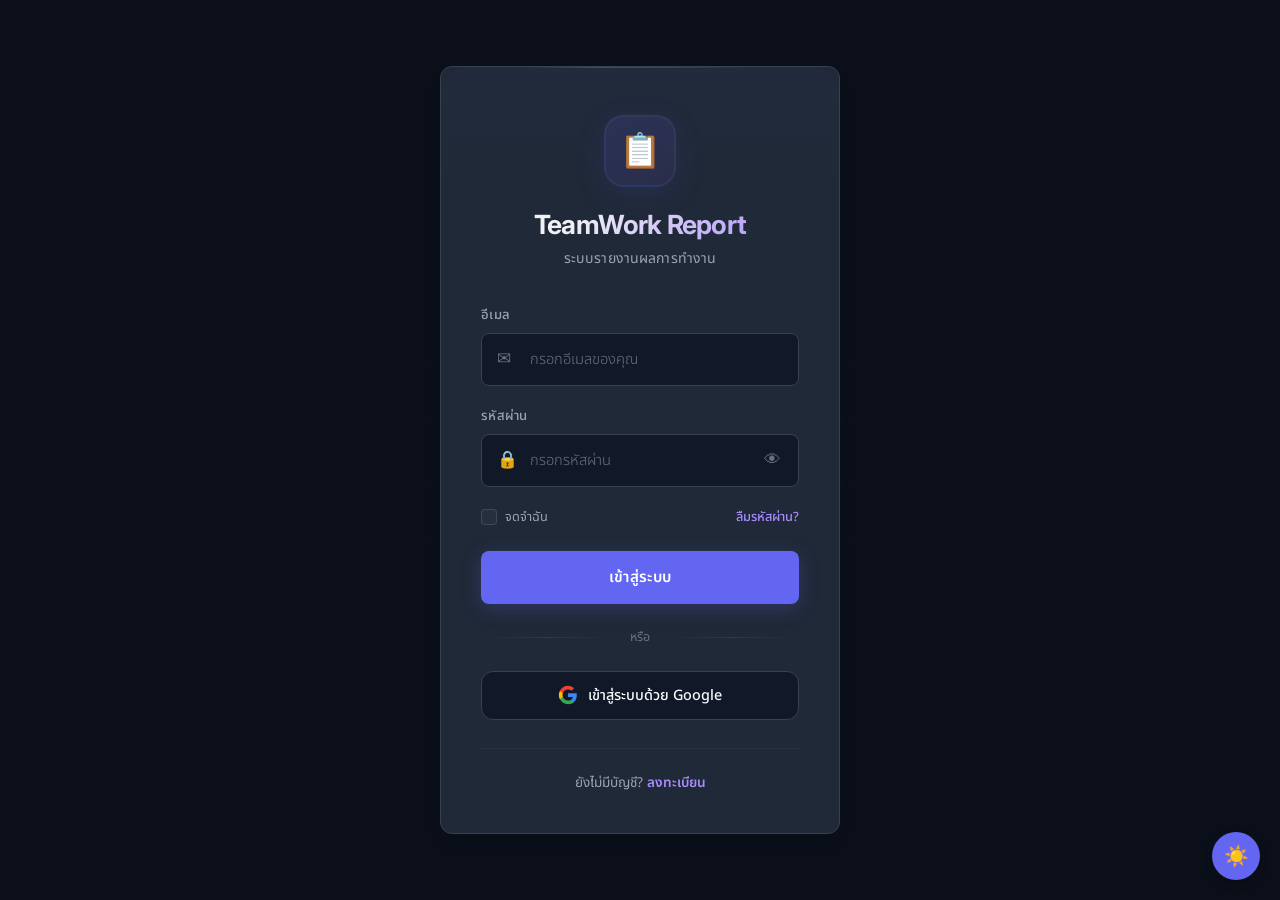
<file: index.html>
<!DOCTYPE html>
<html lang="th">
<head>
    <meta charset="UTF-8">
    <meta name="viewport" content="width=device-width, initial-scale=1.0">
    <title>TeamWork Report — เข้าสู่ระบบ</title>
    <link rel="preconnect" href="https://fonts.googleapis.com">
    <link rel="preconnect" href="https://fonts.gstatic.com" crossorigin>
    <link href="https://fonts.googleapis.com/css2?family=Inter:wght@300;400;500;600;700&family=Noto+Sans+Thai:wght@300;400;500;600;700&display=swap" rel="stylesheet">
    <link rel="stylesheet" href="css/theme.css">
    <style>
        /* ===== RESET & BASE ===== */
        *, *::before, *::after {
            margin: 0;
            padding: 0;
            box-sizing: border-box;
        }

        :root {
            --bg-primary: #0a0e1a;
            --bg-secondary: #0f1629;
            --glass-bg: rgba(255, 255, 255, 0.04);
            --glass-border: rgba(255, 255, 255, 0.08);
            --glass-highlight: rgba(255, 255, 255, 0.12);
            --text-primary: #f0f0f5;
            --text-secondary: rgba(224, 224, 240, 0.6);
            --text-muted: rgba(224, 224, 240, 0.35);
            --accent-indigo: #6366f1;
            --accent-violet: #8b5cf6;
            --accent-purple: #a78bfa;
            --accent-blue: #818cf8;
            --gradient-primary: linear-gradient(135deg, #6366f1 0%, #8b5cf6 50%, #a78bfa 100%);
            --gradient-bg: linear-gradient(135deg, #0a0e1a 0%, #111832 30%, #0d1226 60%, #0a0e1a 100%);
            --glow-indigo: 0 0 30px rgba(99, 102, 241, 0.3);
            --glow-violet: 0 0 30px rgba(139, 92, 246, 0.3);
            --radius-sm: 8px;
            --radius-md: 12px;
            --radius-lg: 20px;
            --radius-xl: 28px;
            --transition-fast: 0.2s cubic-bezier(0.4, 0, 0.2, 1);
            --transition-smooth: 0.4s cubic-bezier(0.16, 1, 0.3, 1);
            --transition-spring: 0.6s cubic-bezier(0.34, 1.56, 0.64, 1);
        }

        html {
            font-size: 16px;
            -webkit-font-smoothing: antialiased;
            -moz-osx-font-smoothing: grayscale;
        }

        body {
            font-family: 'Noto Sans Thai', 'Inter', sans-serif;
            background: var(--bg-primary);
            color: var(--text-primary);
            min-height: 100vh;
            display: flex;
            align-items: center;
            justify-content: center;
            overflow: hidden;
            position: relative;
        }

        /* ===== ANIMATED BACKGROUND ===== */
        .bg-canvas {
            position: fixed;
            inset: 0;
            z-index: 0;
            overflow: hidden;
            background: var(--gradient-bg);
        }

        /* Mesh gradient overlay */
        .bg-canvas::before {
            content: '';
            position: absolute;
            inset: 0;
            background:
                radial-gradient(ellipse 80% 60% at 10% 90%, rgba(99, 102, 241, 0.12) 0%, transparent 60%),
                radial-gradient(ellipse 60% 80% at 90% 10%, rgba(139, 92, 246, 0.1) 0%, transparent 60%),
                radial-gradient(ellipse 50% 50% at 50% 50%, rgba(67, 56, 202, 0.06) 0%, transparent 70%);
            animation: meshShift 12s ease-in-out infinite alternate;
        }

        @keyframes meshShift {
            0% { opacity: 0.8; transform: scale(1); }
            100% { opacity: 1; transform: scale(1.05); }
        }

        /* Noise texture overlay */
        .bg-canvas::after {
            content: '';
            position: absolute;
            inset: 0;
            opacity: 0.025;
            background-image: url("data:image/svg+xml,%3Csvg viewBox='0 0 256 256' xmlns='http://www.w3.org/2000/svg'%3E%3Cfilter id='noise'%3E%3CfeTurbulence type='fractalNoise' baseFrequency='0.9' numOctaves='4' stitchTiles='stitch'/%3E%3C/filter%3E%3Crect width='100%25' height='100%25' filter='url(%23noise)'/%3E%3C/svg%3E");
            background-size: 256px 256px;
        }

        /* Floating orbs */
        .orb {
            position: absolute;
            border-radius: 50%;
            filter: blur(80px);
            will-change: transform;
            pointer-events: none;
        }

        .orb-1 {
            width: 500px;
            height: 500px;
            background: radial-gradient(circle, rgba(99, 102, 241, 0.2) 0%, rgba(99, 102, 241, 0) 70%);
            top: -15%;
            right: -10%;
            animation: float1 18s ease-in-out infinite;
        }

        .orb-2 {
            width: 400px;
            height: 400px;
            background: radial-gradient(circle, rgba(139, 92, 246, 0.18) 0%, rgba(139, 92, 246, 0) 70%);
            bottom: -10%;
            left: -8%;
            animation: float2 22s ease-in-out infinite;
        }

        .orb-3 {
            width: 300px;
            height: 300px;
            background: radial-gradient(circle, rgba(167, 139, 250, 0.12) 0%, rgba(167, 139, 250, 0) 70%);
            top: 40%;
            left: 60%;
            animation: float3 16s ease-in-out infinite;
        }

        .orb-4 {
            width: 200px;
            height: 200px;
            background: radial-gradient(circle, rgba(129, 140, 248, 0.15) 0%, rgba(129, 140, 248, 0) 70%);
            top: 60%;
            left: 15%;
            animation: float4 20s ease-in-out infinite;
        }

        .orb-5 {
            width: 250px;
            height: 250px;
            background: radial-gradient(circle, rgba(99, 102, 241, 0.1) 0%, rgba(99, 102, 241, 0) 70%);
            top: 10%;
            left: 30%;
            animation: float5 24s ease-in-out infinite;
        }

        @keyframes float1 {
            0%, 100% { transform: translate(0, 0) scale(1); }
            25% { transform: translate(-40px, 30px) scale(1.05); }
            50% { transform: translate(20px, -20px) scale(0.95); }
            75% { transform: translate(-20px, -40px) scale(1.02); }
        }
        @keyframes float2 {
            0%, 100% { transform: translate(0, 0) scale(1); }
            25% { transform: translate(50px, -30px) scale(1.08); }
            50% { transform: translate(-30px, 40px) scale(0.92); }
            75% { transform: translate(40px, 20px) scale(1.04); }
        }
        @keyframes float3 {
            0%, 100% { transform: translate(0, 0) scale(1); }
            33% { transform: translate(-60px, 40px) scale(1.1); }
            66% { transform: translate(30px, -50px) scale(0.9); }
        }
        @keyframes float4 {
            0%, 100% { transform: translate(0, 0) rotate(0deg); }
            50% { transform: translate(40px, -60px) rotate(20deg); }
        }
        @keyframes float5 {
            0%, 100% { transform: translate(0, 0) scale(1); }
            40% { transform: translate(-30px, -40px) scale(1.15); }
            80% { transform: translate(50px, 30px) scale(0.85); }
        }

        /* Floating geometric shapes */
        .shape {
            position: absolute;
            pointer-events: none;
            opacity: 0;
            animation: shapeFloat 20s ease-in-out infinite;
        }

        .shape-ring {
            width: 60px;
            height: 60px;
            border: 1.5px solid rgba(139, 92, 246, 0.12);
            border-radius: 50%;
            top: 20%;
            right: 20%;
            animation-delay: 0s;
            animation-duration: 18s;
        }

        .shape-diamond {
            width: 30px;
            height: 30px;
            border: 1.5px solid rgba(99, 102, 241, 0.1);
            top: 70%;
            right: 30%;
            transform: rotate(45deg);
            animation-delay: -5s;
            animation-duration: 22s;
        }

        .shape-dot {
            width: 6px;
            height: 6px;
            background: rgba(167, 139, 250, 0.2);
            border-radius: 50%;
            top: 30%;
            left: 15%;
            animation-delay: -3s;
            animation-duration: 14s;
        }

        .shape-dot-2 {
            width: 4px;
            height: 4px;
            background: rgba(99, 102, 241, 0.15);
            border-radius: 50%;
            top: 80%;
            left: 70%;
            animation-delay: -8s;
            animation-duration: 16s;
        }

        .shape-cross {
            width: 20px;
            height: 20px;
            top: 15%;
            left: 70%;
            animation-delay: -12s;
            animation-duration: 25s;
        }

        .shape-cross::before,
        .shape-cross::after {
            content: '';
            position: absolute;
            background: rgba(129, 140, 248, 0.12);
            border-radius: 2px;
        }
        .shape-cross::before {
            width: 100%;
            height: 2px;
            top: 50%;
            transform: translateY(-50%);
        }
        .shape-cross::after {
            width: 2px;
            height: 100%;
            left: 50%;
            transform: translateX(-50%);
        }

        .shape-ring-sm {
            width: 24px;
            height: 24px;
            border: 1px solid rgba(167, 139, 250, 0.08);
            border-radius: 50%;
            bottom: 25%;
            left: 25%;
            animation-delay: -7s;
            animation-duration: 20s;
        }

        @keyframes shapeFloat {
            0%, 100% { opacity: 0; transform: translateY(0) rotate(0deg); }
            10% { opacity: 1; }
            50% { opacity: 0.6; transform: translateY(-80px) rotate(180deg); }
            90% { opacity: 1; }
        }

        /* Grid pattern overlay */
        .grid-overlay {
            position: absolute;
            inset: 0;
            background-image:
                linear-gradient(rgba(255, 255, 255, 0.015) 1px, transparent 1px),
                linear-gradient(90deg, rgba(255, 255, 255, 0.015) 1px, transparent 1px);
            background-size: 60px 60px;
            mask-image: radial-gradient(ellipse 60% 50% at 50% 50%, black, transparent);
            -webkit-mask-image: radial-gradient(ellipse 60% 50% at 50% 50%, black, transparent);
        }

        /* ===== LOGIN CONTAINER ===== */
        .login-container {
            position: relative;
            z-index: 10;
            width: 100%;
            max-width: 440px;
            padding: 20px;
        }

        /* ===== GLASS CARD ===== */
        .glass-card {
            background: var(--glass-bg);
            backdrop-filter: blur(40px) saturate(1.3);
            -webkit-backdrop-filter: blur(40px) saturate(1.3);
            border: 1px solid var(--glass-border);
            border-radius: var(--radius-xl);
            padding: 48px 40px 40px;
            position: relative;
            overflow: hidden;
            box-shadow:
                0 0 0 1px rgba(255, 255, 255, 0.03) inset,
                0 25px 50px -12px rgba(0, 0, 0, 0.5),
                0 0 80px rgba(99, 102, 241, 0.04);

            /* Stagger animation */
            opacity: 0;
            transform: translateY(30px) scale(0.98);
            animation: cardAppear 0.8s cubic-bezier(0.16, 1, 0.3, 1) 0.2s forwards;
        }

        @keyframes cardAppear {
            to {
                opacity: 1;
                transform: translateY(0) scale(1);
            }
        }

        /* Top highlight line */
        .glass-card::before {
            content: '';
            position: absolute;
            top: 0;
            left: 20%;
            right: 20%;
            height: 1px;
            background: linear-gradient(90deg, transparent, rgba(167, 139, 250, 0.3), rgba(99, 102, 241, 0.3), transparent);
        }

        /* Subtle inner glow */
        .glass-card::after {
            content: '';
            position: absolute;
            top: 0;
            left: 0;
            right: 0;
            height: 120px;
            background: linear-gradient(180deg, rgba(99, 102, 241, 0.03) 0%, transparent 100%);
            pointer-events: none;
            border-radius: var(--radius-xl) var(--radius-xl) 0 0;
        }

        /* ===== LOGO AREA ===== */
        .logo-area {
            text-align: center;
            margin-bottom: 36px;
            position: relative;
            z-index: 1;

            opacity: 0;
            transform: translateY(20px);
            animation: fadeSlideUp 0.6s var(--transition-smooth) 0.5s forwards;
        }

        .logo-icon {
            display: inline-flex;
            align-items: center;
            justify-content: center;
            width: 72px;
            height: 72px;
            border-radius: var(--radius-lg);
            background: linear-gradient(135deg, rgba(99, 102, 241, 0.15), rgba(139, 92, 246, 0.1));
            border: 1px solid rgba(99, 102, 241, 0.15);
            font-size: 34px;
            margin-bottom: 20px;
            position: relative;
            box-shadow:
                0 8px 32px rgba(99, 102, 241, 0.12),
                0 0 0 1px rgba(255, 255, 255, 0.04) inset;
            transition: transform var(--transition-smooth), box-shadow var(--transition-smooth);
        }

        .logo-icon:hover {
            transform: translateY(-2px) scale(1.05);
            box-shadow:
                0 12px 40px rgba(99, 102, 241, 0.2),
                0 0 0 1px rgba(255, 255, 255, 0.06) inset;
        }

        /* Glow ring behind logo */
        .logo-icon::after {
            content: '';
            position: absolute;
            inset: -4px;
            border-radius: calc(var(--radius-lg) + 4px);
            background: linear-gradient(135deg, rgba(99, 102, 241, 0.2), rgba(139, 92, 246, 0.1), transparent);
            z-index: -1;
            opacity: 0;
            transition: opacity var(--transition-smooth);
        }

        .logo-icon:hover::after {
            opacity: 1;
        }

        .app-name {
            font-family: 'Inter', 'Noto Sans Thai', sans-serif;
            font-size: 1.65rem;
            font-weight: 700;
            letter-spacing: -0.03em;
            background: linear-gradient(135deg, #f0f0f5 30%, var(--accent-purple));
            -webkit-background-clip: text;
            -webkit-text-fill-color: transparent;
            background-clip: text;
            margin-bottom: 6px;
            line-height: 1.3;
        }

        .app-subtitle {
            font-size: 0.88rem;
            color: var(--text-secondary);
            font-weight: 400;
            letter-spacing: 0.01em;
        }

        /* ===== FORM ===== */
        .login-form {
            position: relative;
            z-index: 1;
        }

        .form-group {
            margin-bottom: 20px;

            opacity: 0;
            transform: translateY(16px);
        }

        .form-group:nth-child(1) { animation: fadeSlideUp 0.5s var(--transition-smooth) 0.65s forwards; }
        .form-group:nth-child(2) { animation: fadeSlideUp 0.5s var(--transition-smooth) 0.75s forwards; }

        @keyframes fadeSlideUp {
            to {
                opacity: 1;
                transform: translateY(0);
            }
        }

        .form-label {
            display: block;
            font-size: 0.82rem;
            font-weight: 500;
            color: var(--text-secondary);
            margin-bottom: 8px;
            letter-spacing: 0.02em;
            transition: color var(--transition-fast);
        }

        .input-wrapper {
            position: relative;
        }

        .input-icon {
            position: absolute;
            left: 16px;
            top: 50%;
            transform: translateY(-50%);
            font-size: 1.05rem;
            color: var(--text-muted);
            transition: color var(--transition-smooth);
            pointer-events: none;
            z-index: 2;
        }

        .form-input {
            width: 100%;
            padding: 14px 16px 14px 48px;
            background: rgba(255, 255, 255, 0.03);
            border: 1px solid rgba(255, 255, 255, 0.07);
            border-radius: var(--radius-md);
            color: var(--text-primary);
            font-family: 'Noto Sans Thai', 'Inter', sans-serif;
            font-size: 0.92rem;
            font-weight: 400;
            outline: none;
            transition:
                background var(--transition-smooth),
                border-color var(--transition-smooth),
                box-shadow var(--transition-smooth);
        }

        .form-input::placeholder {
            color: var(--text-muted);
            font-weight: 300;
        }

        .form-input:hover {
            background: rgba(255, 255, 255, 0.05);
            border-color: rgba(255, 255, 255, 0.1);
        }

        .form-input:focus {
            background: rgba(255, 255, 255, 0.06);
            border-color: rgba(99, 102, 241, 0.5);
            box-shadow:
                0 0 0 3px rgba(99, 102, 241, 0.1),
                0 0 20px rgba(99, 102, 241, 0.06);
        }

        .form-input:focus ~ .input-glow {
            opacity: 1;
        }

        .form-group:focus-within .form-label {
            color: var(--accent-purple);
        }

        .form-group:focus-within .input-icon {
            color: var(--accent-blue);
        }

        .input-glow {
            position: absolute;
            inset: -1px;
            border-radius: calc(var(--radius-md) + 1px);
            background: linear-gradient(135deg, rgba(99, 102, 241, 0.15), rgba(139, 92, 246, 0.1), transparent, transparent);
            opacity: 0;
            z-index: -1;
            transition: opacity var(--transition-smooth);
            pointer-events: none;
        }

        /* Password toggle */
        .password-toggle {
            position: absolute;
            right: 14px;
            top: 50%;
            transform: translateY(-50%);
            background: none;
            border: none;
            color: var(--text-muted);
            cursor: pointer;
            font-size: 1.05rem;
            padding: 4px;
            transition: color var(--transition-fast);
            z-index: 2;
        }

        .password-toggle:hover {
            color: var(--text-secondary);
        }

        /* ===== FORGOT PASSWORD ===== */
        .form-options {
            display: flex;
            justify-content: space-between;
            align-items: center;
            margin-bottom: 24px;

            opacity: 0;
            transform: translateY(12px);
            animation: fadeSlideUp 0.5s var(--transition-smooth) 0.85s forwards;
        }

        .remember-me {
            display: flex;
            align-items: center;
            gap: 8px;
            cursor: pointer;
        }

        .remember-me input[type="checkbox"] {
            appearance: none;
            -webkit-appearance: none;
            width: 16px;
            height: 16px;
            border: 1.5px solid rgba(255, 255, 255, 0.12);
            border-radius: 4px;
            background: rgba(255, 255, 255, 0.03);
            cursor: pointer;
            transition: all var(--transition-fast);
            position: relative;
        }

        .remember-me input[type="checkbox"]:checked {
            background: var(--accent-indigo);
            border-color: var(--accent-indigo);
        }

        .remember-me input[type="checkbox"]:checked::after {
            content: '✓';
            position: absolute;
            top: 50%;
            left: 50%;
            transform: translate(-50%, -50%);
            font-size: 10px;
            color: white;
            font-weight: 700;
        }

        .remember-me span {
            font-size: 0.8rem;
            color: var(--text-secondary);
        }

        .forgot-link {
            font-size: 0.8rem;
            color: var(--accent-purple);
            text-decoration: none;
            font-weight: 500;
            transition: color var(--transition-fast);
        }

        .forgot-link:hover {
            color: var(--accent-blue);
        }

        /* ===== BUTTONS ===== */
        .btn-actions {
            opacity: 0;
            transform: translateY(12px);
            animation: fadeSlideUp 0.5s var(--transition-smooth) 0.95s forwards;
        }

        .btn-login {
            width: 100%;
            padding: 15px 24px;
            background: var(--gradient-primary);
            border: none;
            border-radius: var(--radius-md);
            color: white;
            font-family: 'Noto Sans Thai', 'Inter', sans-serif;
            font-size: 0.95rem;
            font-weight: 600;
            cursor: pointer;
            position: relative;
            overflow: hidden;
            transition:
                transform var(--transition-smooth),
                box-shadow var(--transition-smooth);
            box-shadow: 0 4px 20px rgba(99, 102, 241, 0.25);
            letter-spacing: 0.02em;
        }

        .btn-login:hover {
            transform: translateY(-2px);
            box-shadow: 0 8px 30px rgba(99, 102, 241, 0.35);
        }

        .btn-login:active {
            transform: translateY(0) scale(0.98);
            box-shadow: 0 2px 12px rgba(99, 102, 241, 0.2);
        }

        /* Shimmer effect */
        .btn-login::before {
            content: '';
            position: absolute;
            top: 0;
            left: -100%;
            width: 100%;
            height: 100%;
            background: linear-gradient(90deg, transparent, rgba(255, 255, 255, 0.12), transparent);
            transition: left 0.6s ease;
        }

        .btn-login:hover::before {
            left: 100%;
        }

        /* Ripple container */
        .btn-login .ripple {
            position: absolute;
            border-radius: 50%;
            background: rgba(255, 255, 255, 0.3);
            transform: scale(0);
            animation: rippleEffect 0.6s ease-out;
            pointer-events: none;
        }

        @keyframes rippleEffect {
            to {
                transform: scale(4);
                opacity: 0;
            }
        }

        /* Loading state */
        .btn-login.loading {
            pointer-events: none;
            color: transparent;
        }

        .btn-login.loading::after {
            content: '';
            position: absolute;
            width: 22px;
            height: 22px;
            border: 2.5px solid rgba(255, 255, 255, 0.3);
            border-top-color: white;
            border-radius: 50%;
            animation: spin 0.7s linear infinite;
            top: 50%;
            left: 50%;
            transform: translate(-50%, -50%);
        }

        @keyframes spin {
            to { transform: translate(-50%, -50%) rotate(360deg); }
        }

        /* Divider */
        .divider {
            display: flex;
            align-items: center;
            margin: 24px 0;
            gap: 16px;

            opacity: 0;
            animation: fadeSlideUp 0.5s var(--transition-smooth) 1.05s forwards;
        }

        .divider::before,
        .divider::after {
            content: '';
            flex: 1;
            height: 1px;
            background: linear-gradient(90deg, transparent, var(--glass-border), transparent);
        }

        .divider span {
            font-size: 0.78rem;
            color: var(--text-muted);
            white-space: nowrap;
            font-weight: 400;
        }

        /* Google button */
        .btn-google {
            width: 100%;
            padding: 13px 24px;
            background: rgba(255, 255, 255, 0.04);
            border: 1px solid rgba(255, 255, 255, 0.08);
            border-radius: var(--radius-md);
            color: var(--text-primary);
            font-family: 'Noto Sans Thai', 'Inter', sans-serif;
            font-size: 0.9rem;
            font-weight: 500;
            cursor: pointer;
            display: flex;
            align-items: center;
            justify-content: center;
            gap: 10px;
            transition:
                background var(--transition-smooth),
                border-color var(--transition-smooth),
                transform var(--transition-smooth),
                box-shadow var(--transition-smooth);

            opacity: 0;
            transform: translateY(12px);
            animation: fadeSlideUp 0.5s var(--transition-smooth) 1.1s forwards;
        }

        .btn-google:hover {
            background: rgba(255, 255, 255, 0.07);
            border-color: rgba(255, 255, 255, 0.12);
            transform: translateY(-1px);
            box-shadow: 0 4px 16px rgba(0, 0, 0, 0.2);
        }

        .btn-google:active {
            transform: translateY(0) scale(0.98);
        }

        .google-icon {
            width: 20px;
            height: 20px;
        }

        /* ===== REGISTER LINK ===== */
        .register-section {
            text-align: center;
            margin-top: 28px;
            padding-top: 24px;
            border-top: 1px solid rgba(255, 255, 255, 0.04);

            opacity: 0;
            animation: fadeSlideUp 0.5s var(--transition-smooth) 1.2s forwards;
        }

        .register-section p {
            font-size: 0.85rem;
            color: var(--text-secondary);
        }

        .register-link {
            color: var(--accent-purple);
            text-decoration: none;
            font-weight: 600;
            position: relative;
            transition: color var(--transition-fast);
        }

        .register-link::after {
            content: '';
            position: absolute;
            bottom: -2px;
            left: 0;
            width: 0;
            height: 1.5px;
            background: var(--gradient-primary);
            border-radius: 1px;
            transition: width var(--transition-smooth);
        }

        .register-link:hover {
            color: var(--accent-blue);
        }

        .register-link:hover::after {
            width: 100%;
        }

        /* ===== FOOTER ===== */
        .footer {
            position: fixed;
            bottom: 0;
            left: 0;
            right: 0;
            padding: 16px;
            text-align: center;
            z-index: 10;

            opacity: 0;
            animation: fadeSlideUp 0.5s var(--transition-smooth) 1.4s forwards;
        }

        .footer p {
            font-size: 0.72rem;
            color: var(--text-muted);
            letter-spacing: 0.03em;
        }

        .footer a {
            color: rgba(167, 139, 250, 0.5);
            text-decoration: none;
            transition: color var(--transition-fast);
        }

        .footer a:hover {
            color: var(--accent-purple);
        }

        /* ===== RESPONSIVE ===== */
        @media (max-width: 480px) {
            .login-container {
                padding: 16px;
            }

            .glass-card {
                padding: 36px 24px 32px;
                border-radius: var(--radius-lg);
            }

            .logo-icon {
                width: 60px;
                height: 60px;
                font-size: 28px;
            }

            .app-name {
                font-size: 1.4rem;
            }

            .app-subtitle {
                font-size: 0.82rem;
            }

            .form-input {
                padding: 12px 14px 12px 44px;
                font-size: 0.88rem;
            }

            .btn-login,
            .btn-google {
                padding: 13px 20px;
            }

            .orb-1 { width: 300px; height: 300px; }
            .orb-2 { width: 250px; height: 250px; }
            .orb-3 { width: 200px; height: 200px; }
        }

        @media (max-height: 700px) {
            .glass-card {
                padding: 32px 36px 28px;
            }
            .logo-area {
                margin-bottom: 24px;
            }
            .logo-icon {
                width: 56px;
                height: 56px;
                font-size: 26px;
                margin-bottom: 14px;
            }
            .form-group {
                margin-bottom: 14px;
            }
            .divider {
                margin: 18px 0;
            }
            .register-section {
                margin-top: 20px;
                padding-top: 18px;
            }
        }

        /* ===== FOCUS VISIBLE ===== */
        :focus-visible {
            outline: 2px solid var(--accent-indigo);
            outline-offset: 2px;
        }

        .form-input:focus-visible {
            outline: none; /* We use our own focus styles */
        }

        /* ===== SELECTION ===== */
        ::selection {
            background: rgba(99, 102, 241, 0.3);
            color: white;
        }

        /* ===== SUCCESS ANIMATION ===== */
        @keyframes successPulse {
            0% { box-shadow: 0 4px 20px rgba(99, 102, 241, 0.25); }
            50% { box-shadow: 0 4px 30px rgba(34, 197, 94, 0.35); }
            100% { box-shadow: 0 4px 20px rgba(34, 197, 94, 0.15); }
        }

        .btn-login.success {
            background: linear-gradient(135deg, #22c55e, #16a34a);
            animation: successPulse 0.8s ease;
            pointer-events: none;
        }
    </style>
</head>
<body>
    <!-- ===== ANIMATED BACKGROUND ===== -->
    <div class="bg-canvas">
        <div class="orb orb-1"></div>
        <div class="orb orb-2"></div>
        <div class="orb orb-3"></div>
        <div class="orb orb-4"></div>
        <div class="orb orb-5"></div>

        <div class="shape shape-ring"></div>
        <div class="shape shape-diamond"></div>
        <div class="shape shape-dot"></div>
        <div class="shape shape-dot-2"></div>
        <div class="shape shape-cross"></div>
        <div class="shape shape-ring-sm"></div>

        <div class="grid-overlay"></div>
    </div>

    <!-- ===== LOGIN CARD ===== -->
    <main class="login-container">
        <div class="glass-card">

            <!-- Logo -->
            <div class="logo-area">
                <div class="logo-icon" aria-hidden="true">📋</div>
                <h1 class="app-name">TeamWork Report</h1>
                <p class="app-subtitle">ระบบรายงานผลการทำงาน</p>
            </div>

            <!-- Form -->
            <form class="login-form" id="loginForm" autocomplete="on" novalidate>
                <!-- Email -->
                <div class="form-group">
                    <label class="form-label" for="email">อีเมล</label>
                    <div class="input-wrapper">
                        <span class="input-icon">✉</span>
                        <input
                            type="email"
                            class="form-input"
                            id="email"
                            name="email"
                            placeholder="กรอกอีเมลของคุณ"
                            autocomplete="email"
                            required
                        >
                        <div class="input-glow"></div>
                    </div>
                </div>

                <!-- Password -->
                <div class="form-group">
                    <label class="form-label" for="password">รหัสผ่าน</label>
                    <div class="input-wrapper">
                        <span class="input-icon">🔒</span>
                        <input
                            type="password"
                            class="form-input"
                            id="password"
                            name="password"
                            placeholder="กรอกรหัสผ่าน"
                            autocomplete="current-password"
                            required
                        >
                        <button type="button" class="password-toggle" id="togglePassword" aria-label="แสดง/ซ่อนรหัสผ่าน">
                            👁
                        </button>
                        <div class="input-glow"></div>
                    </div>
                </div>

                <!-- Options row -->
                <div class="form-options">
                    <label class="remember-me">
                        <input type="checkbox" name="remember">
                        <span>จดจำฉัน</span>
                    </label>
                    <a href="#" class="forgot-link">ลืมรหัสผ่าน?</a>
                </div>

                <!-- Login button -->
                <div class="btn-actions">
                    <button type="submit" class="btn-login" id="btnLogin">
                        เข้าสู่ระบบ
                    </button>
                </div>

                <!-- Divider -->
                <div class="divider">
                    <span>หรือ</span>
                </div>

                <!-- Google button -->
                <button type="button" class="btn-google" id="btnGoogle">
                    <svg class="google-icon" viewBox="0 0 24 24" xmlns="http://www.w3.org/2000/svg">
                        <path d="M22.56 12.25c0-.78-.07-1.53-.2-2.25H12v4.26h5.92a5.06 5.06 0 0 1-2.2 3.32v2.77h3.57c2.08-1.92 3.28-4.74 3.28-8.1z" fill="#4285F4"/>
                        <path d="M12 23c2.97 0 5.46-.98 7.28-2.66l-3.57-2.77c-.98.66-2.23 1.06-3.71 1.06-2.86 0-5.29-1.93-6.16-4.53H2.18v2.84C3.99 20.53 7.7 23 12 23z" fill="#34A853"/>
                        <path d="M5.84 14.09c-.22-.66-.35-1.36-.35-2.09s.13-1.43.35-2.09V7.07H2.18C1.43 8.55 1 10.22 1 12s.43 3.45 1.18 4.93l2.85-2.22.81-.62z" fill="#FBBC05"/>
                        <path d="M12 5.38c1.62 0 3.06.56 4.21 1.64l3.15-3.15C17.45 2.09 14.97 1 12 1 7.7 1 3.99 3.47 2.18 7.07l3.66 2.84c.87-2.6 3.3-4.53 6.16-4.53z" fill="#EA4335"/>
                    </svg>
                    เข้าสู่ระบบด้วย Google
                </button>
            </form>

            <!-- Register -->
            <div class="register-section">
                <p>ยังไม่มีบัญชี? <a href="#" class="register-link">ลงทะเบียน</a></p>
            </div>

        </div>
    </main>

    <!-- ===== FOOTER ===== -->
    <footer class="footer">
        <p>© 2026 TeamWork Report — พัฒนาด้วย ❤️ สำหรับทีมของคุณ</p>
    </footer>

    <!-- ===== JAVASCRIPT ===== -->
    <script>
        // ===== PASSWORD TOGGLE =====
        const togglePassword = document.getElementById('togglePassword');
        const passwordInput = document.getElementById('password');

        togglePassword.addEventListener('click', () => {
            const isPassword = passwordInput.type === 'password';
            passwordInput.type = isPassword ? 'text' : 'password';
            togglePassword.textContent = isPassword ? '🙈' : '👁';
        });

        // ===== RIPPLE EFFECT ON LOGIN BUTTON =====
        const btnLogin = document.getElementById('btnLogin');

        btnLogin.addEventListener('click', function (e) {
            const rect = this.getBoundingClientRect();
            const ripple = document.createElement('span');
            ripple.classList.add('ripple');
            const size = Math.max(rect.width, rect.height);
            ripple.style.width = ripple.style.height = size + 'px';
            ripple.style.left = (e.clientX - rect.left - size / 2) + 'px';
            ripple.style.top = (e.clientY - rect.top - size / 2) + 'px';
            this.appendChild(ripple);
            ripple.addEventListener('animationend', () => ripple.remove());
        });

        // ===== FORM SUBMISSION =====
        const loginForm = document.getElementById('loginForm');

        loginForm.addEventListener('submit', function (e) {
            e.preventDefault();

            const email = document.getElementById('email');
            const password = document.getElementById('password');

            // Simple validation
            if (!email.value.trim() || !password.value.trim()) {
                // Shake animation on empty fields
                [email, password].forEach(input => {
                    if (!input.value.trim()) {
                        input.style.borderColor = 'rgba(239, 68, 68, 0.6)';
                        input.style.boxShadow = '0 0 0 3px rgba(239, 68, 68, 0.1)';
                        input.parentElement.style.animation = 'shake 0.4s ease';
                        setTimeout(() => {
                            input.style.borderColor = '';
                            input.style.boxShadow = '';
                            input.parentElement.style.animation = '';
                        }, 800);
                    }
                });
                return;
            }

            // Show loading state
            btnLogin.classList.add('loading');
            btnLogin.disabled = true;

            // Simulate authentication delay, then redirect
            setTimeout(() => {
                btnLogin.classList.remove('loading');
                btnLogin.classList.add('success');
                btnLogin.textContent = '✓ สำเร็จ';
                btnLogin.style.color = 'white';

                setTimeout(() => {
                    window.location.href = 'dashboard.html';
                }, 600);
            }, 1500);
        });

        // ===== GOOGLE BUTTON =====
        document.getElementById('btnGoogle').addEventListener('click', function () {
            this.style.transform = 'scale(0.97)';
            setTimeout(() => {
                this.style.transform = '';
            }, 150);
        });

        // ===== ADD SHAKE KEYFRAME DYNAMICALLY =====
        const shakeKeyframe = document.createElement('style');
        shakeKeyframe.textContent = `
            @keyframes shake {
                0%, 100% { transform: translateX(0); }
                20% { transform: translateX(-6px); }
                40% { transform: translateX(6px); }
                60% { transform: translateX(-4px); }
                80% { transform: translateX(4px); }
            }
        `;
        document.head.appendChild(shakeKeyframe);

        // ===== PARALLAX ORBS ON MOUSE MOVE (desktop only) =====
        if (window.matchMedia('(min-width: 768px)').matches) {
            const orbs = document.querySelectorAll('.orb');
            let rafId = null;
            let mouseX = 0, mouseY = 0;

            document.addEventListener('mousemove', (e) => {
                mouseX = (e.clientX / window.innerWidth - 0.5) * 2;
                mouseY = (e.clientY / window.innerHeight - 0.5) * 2;

                if (!rafId) {
                    rafId = requestAnimationFrame(() => {
                        orbs.forEach((orb, i) => {
                            const speed = (i + 1) * 6;
                            const x = mouseX * speed;
                            const y = mouseY * speed;
                            orb.style.transform = `translate(${x}px, ${y}px)`;
                        });
                        rafId = null;
                    });
                }
            });
        }

        // ===== INPUT AUTOFILL STYLE FIX =====
        // Detect autofill and adjust styles
        const inputs = document.querySelectorAll('.form-input');
        inputs.forEach(input => {
            // Check for autofill after a short delay
            setTimeout(() => {
                try {
                    if (input.matches(':-webkit-autofill')) {
                        input.style.WebkitBoxShadow = '0 0 0 30px #0f1629 inset';
                        input.style.WebkitTextFillColor = '#f0f0f5';
                    }
                } catch (e) { /* ignore */ }
            }, 200);
        });
    </script>
    <script src="js/theme.js"></script>
</body>
</html>
</file>
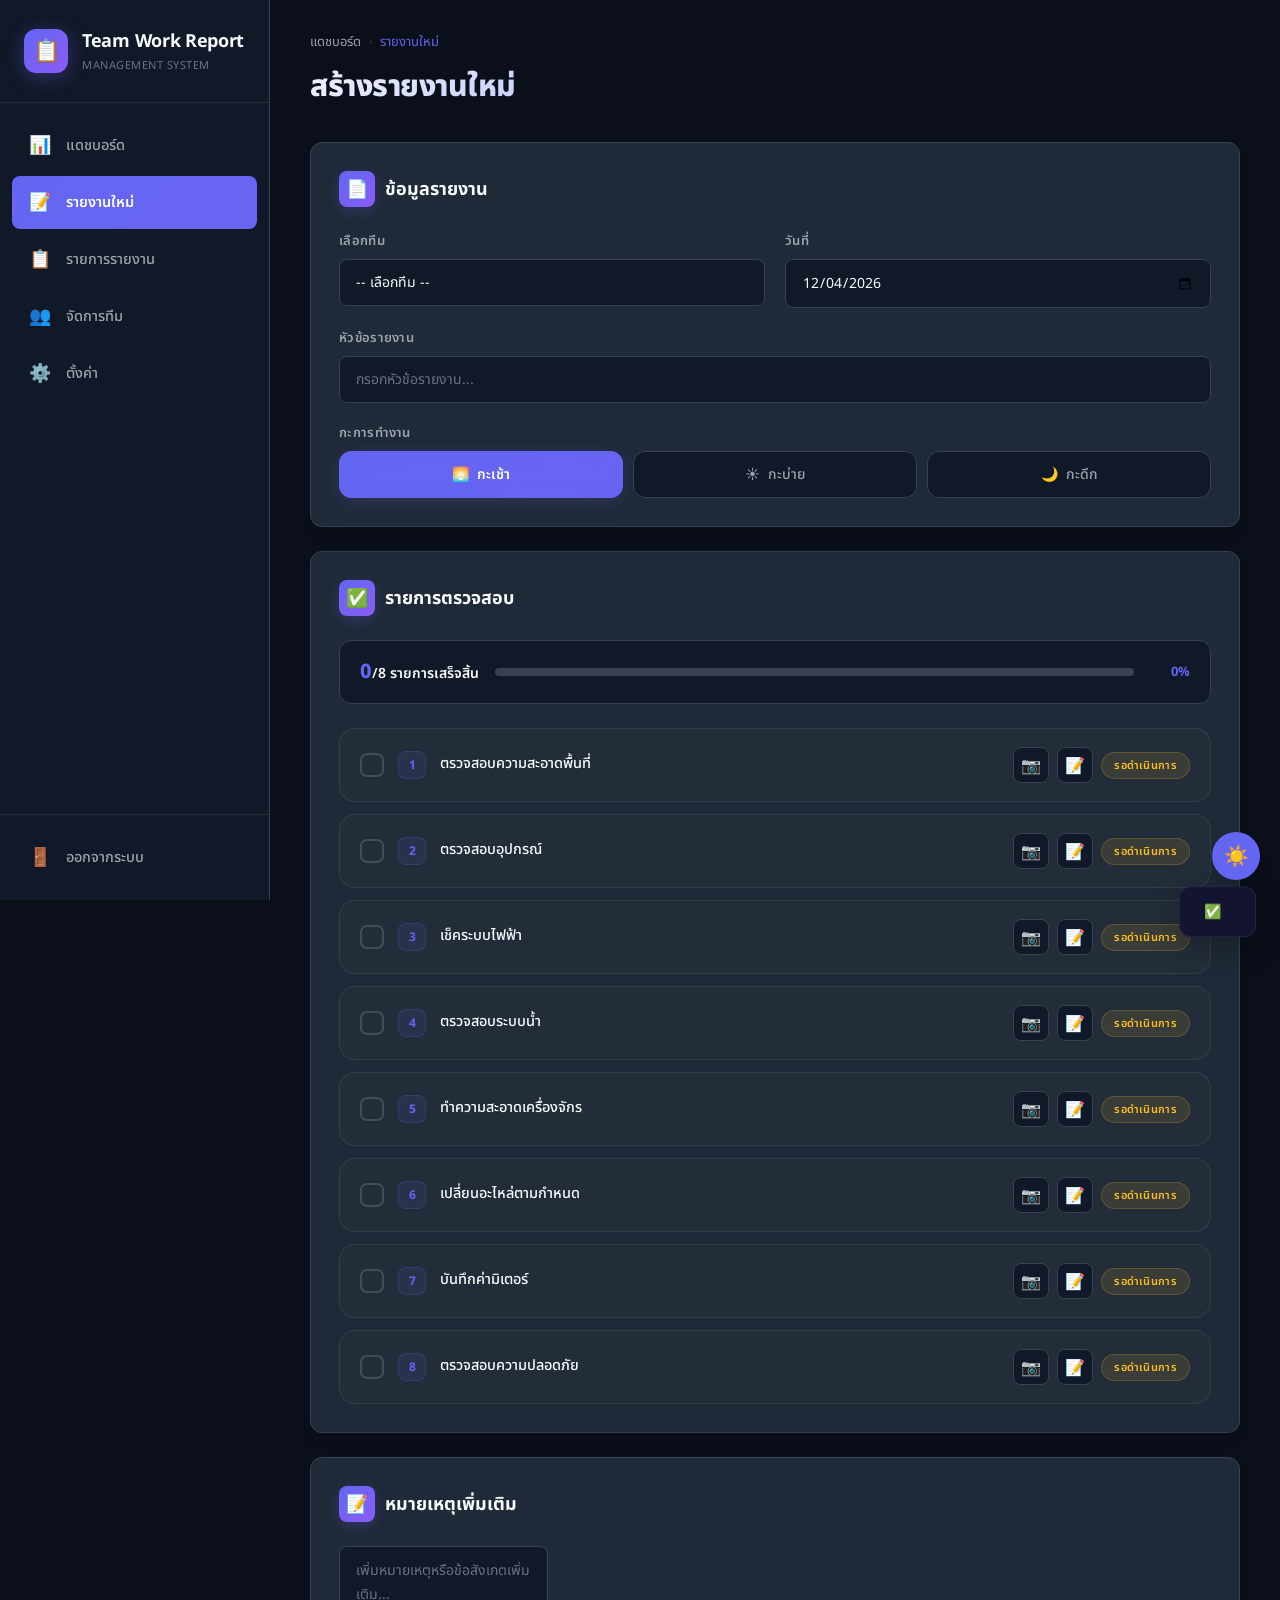
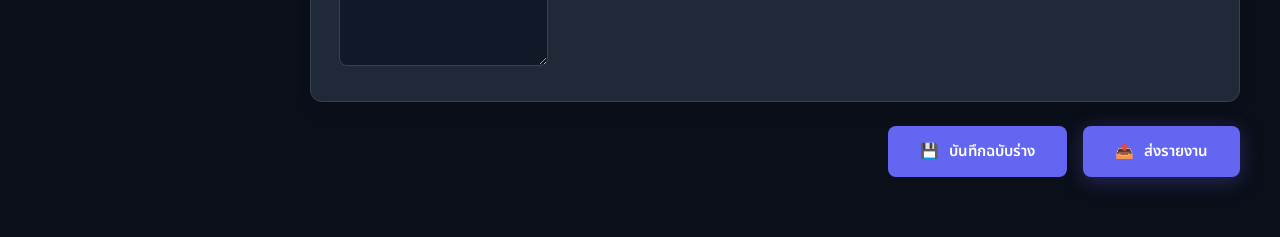
<file: checklist.html>
<!DOCTYPE html>
<html lang="th">
<head>
<meta charset="UTF-8">
<meta name="viewport" content="width=device-width, initial-scale=1.0">
<title>สร้างรายงานใหม่ | Team Work Report</title>
<link rel="preconnect" href="https://fonts.googleapis.com">
<link rel="preconnect" href="https://fonts.gstatic.com" crossorigin>
<link href="https://fonts.googleapis.com/css2?family=Inter:wght@300;400;500;600;700;800&family=Noto+Sans+Thai:wght@300;400;500;600;700;800&display=swap" rel="stylesheet">
<link rel="stylesheet" href="css/theme.css">
<style>
*, *::before, *::after {
  margin: 0;
  padding: 0;
  box-sizing: border-box;
}

:root {
  --bg-primary: #0a0a1a;
  --bg-secondary: #0f0f2a;
  --glass-bg: rgba(255, 255, 255, 0.04);
  --glass-border: rgba(255, 255, 255, 0.08);
  --glass-hover: rgba(255, 255, 255, 0.07);
  --text-primary: #f0f0ff;
  --text-secondary: rgba(240, 240, 255, 0.6);
  --text-muted: rgba(240, 240, 255, 0.35);
  --accent-indigo: #6366f1;
  --accent-violet: #8b5cf6;
  --accent-emerald: #34d399;
  --accent-amber: #fbbf24;
  --accent-rose: #f43f5e;
  --accent-cyan: #22d3ee;
  --gradient-primary: linear-gradient(135deg, #6366f1, #8b5cf6);
  --gradient-success: linear-gradient(135deg, #34d399, #059669);
  --sidebar-width: 270px;
  --radius-sm: 8px;
  --radius-md: 12px;
  --radius-lg: 16px;
  --radius-xl: 20px;
  --shadow-glow: 0 0 40px rgba(99, 102, 241, 0.15);
}

html {
  scroll-behavior: smooth;
}

body {
  font-family: 'Noto Sans Thai', 'Inter', sans-serif;
  background: var(--bg-primary);
  color: var(--text-primary);
  min-height: 100vh;
  overflow-x: hidden;
  -webkit-font-smoothing: antialiased;
}

/* ===== Animated Background ===== */
.bg-mesh {
  position: fixed;
  inset: 0;
  z-index: 0;
  overflow: hidden;
  pointer-events: none;
}

.bg-mesh .orb {
  position: absolute;
  border-radius: 50%;
  filter: blur(100px);
  opacity: 0.3;
  animation: orbFloat 20s ease-in-out infinite;
}

.bg-mesh .orb:nth-child(1) {
  width: 600px;
  height: 600px;
  background: radial-gradient(circle, rgba(99,102,241,0.4), transparent 70%);
  top: -15%;
  left: -10%;
  animation-duration: 25s;
}

.bg-mesh .orb:nth-child(2) {
  width: 500px;
  height: 500px;
  background: radial-gradient(circle, rgba(139,92,246,0.3), transparent 70%);
  bottom: -10%;
  right: -10%;
  animation-duration: 30s;
  animation-delay: -5s;
}

.bg-mesh .orb:nth-child(3) {
  width: 400px;
  height: 400px;
  background: radial-gradient(circle, rgba(34,211,238,0.2), transparent 70%);
  top: 50%;
  left: 50%;
  transform: translate(-50%, -50%);
  animation-duration: 22s;
  animation-delay: -10s;
}

@keyframes orbFloat {
  0%, 100% { transform: translate(0, 0) scale(1); }
  25% { transform: translate(40px, -30px) scale(1.05); }
  50% { transform: translate(-20px, 40px) scale(0.95); }
  75% { transform: translate(30px, 20px) scale(1.02); }
}

/* ===== Sidebar ===== */
.sidebar {
  position: fixed;
  left: 0;
  top: 0;
  bottom: 0;
  width: var(--sidebar-width);
  background: rgba(10, 10, 30, 0.85);
  backdrop-filter: blur(30px);
  -webkit-backdrop-filter: blur(30px);
  border-right: 1px solid var(--glass-border);
  z-index: 100;
  display: flex;
  flex-direction: column;
  transition: transform 0.4s cubic-bezier(0.16, 1, 0.3, 1);
}

.sidebar-header {
  padding: 28px 24px;
  border-bottom: 1px solid var(--glass-border);
}

.sidebar-logo {
  display: flex;
  align-items: center;
  gap: 14px;
  text-decoration: none;
}

.sidebar-logo-icon {
  width: 44px;
  height: 44px;
  background: var(--gradient-primary);
  border-radius: var(--radius-md);
  display: flex;
  align-items: center;
  justify-content: center;
  font-size: 22px;
  box-shadow: 0 4px 20px rgba(99, 102, 241, 0.35);
}

.sidebar-logo-text {
  font-size: 18px;
  font-weight: 700;
  background: linear-gradient(135deg, #e0e0ff 0%, #a5b4fc 100%);
  -webkit-background-clip: text;
  -webkit-text-fill-color: transparent;
  background-clip: text;
  letter-spacing: -0.3px;
}

.sidebar-logo-sub {
  font-size: 11px;
  color: var(--text-muted);
  font-weight: 400;
  letter-spacing: 0.5px;
  margin-top: 2px;
}

.sidebar-nav {
  flex: 1;
  padding: 16px 12px;
  display: flex;
  flex-direction: column;
  gap: 4px;
  overflow-y: auto;
}

.nav-item {
  display: flex;
  align-items: center;
  gap: 14px;
  padding: 13px 16px;
  border-radius: var(--radius-md);
  color: var(--text-secondary);
  text-decoration: none;
  font-size: 14.5px;
  font-weight: 500;
  transition: all 0.25s ease;
  position: relative;
  overflow: hidden;
}

.nav-item::before {
  content: '';
  position: absolute;
  inset: 0;
  background: var(--gradient-primary);
  opacity: 0;
  transition: opacity 0.25s ease;
  border-radius: var(--radius-md);
}

.nav-item:hover {
  color: var(--text-primary);
}

.nav-item:hover::before {
  opacity: 0.08;
}

.nav-item.active {
  color: var(--text-primary);
  font-weight: 600;
}

.nav-item.active::before {
  opacity: 0.15;
}

.nav-item.active::after {
  content: '';
  position: absolute;
  left: 0;
  top: 50%;
  transform: translateY(-50%);
  width: 3px;
  height: 24px;
  background: var(--gradient-primary);
  border-radius: 0 4px 4px 0;
}

.nav-item span:first-child {
  font-size: 18px;
  width: 24px;
  text-align: center;
  position: relative;
  z-index: 1;
}

.nav-item span:last-child {
  position: relative;
  z-index: 1;
}

.nav-divider {
  height: 1px;
  background: var(--glass-border);
  margin: 8px 16px;
}

.sidebar-footer {
  padding: 16px 12px;
  border-top: 1px solid var(--glass-border);
}

.nav-item.logout {
  color: rgba(244, 63, 94, 0.7);
}

.nav-item.logout:hover {
  color: #f43f5e;
}

.nav-item.logout:hover::before {
  background: linear-gradient(135deg, #f43f5e, #e11d48);
  opacity: 0.1;
}

/* ===== Main Content ===== */
.main-content {
  margin-left: var(--sidebar-width);
  min-height: 100vh;
  position: relative;
  z-index: 1;
  padding: 32px 40px 60px;
}

/* ===== Hamburger ===== */
.hamburger {
  display: none;
  position: fixed;
  top: 18px;
  left: 18px;
  z-index: 200;
  width: 44px;
  height: 44px;
  background: rgba(15, 15, 42, 0.9);
  backdrop-filter: blur(20px);
  border: 1px solid var(--glass-border);
  border-radius: var(--radius-md);
  cursor: pointer;
  flex-direction: column;
  align-items: center;
  justify-content: center;
  gap: 5px;
  transition: all 0.3s ease;
}

.hamburger span {
  display: block;
  width: 20px;
  height: 2px;
  background: var(--text-primary);
  border-radius: 2px;
  transition: all 0.35s cubic-bezier(0.16, 1, 0.3, 1);
}

.hamburger.active span:nth-child(1) {
  transform: rotate(45deg) translate(5px, 5px);
}

.hamburger.active span:nth-child(2) {
  opacity: 0;
  transform: scaleX(0);
}

.hamburger.active span:nth-child(3) {
  transform: rotate(-45deg) translate(5px, -5px);
}

.sidebar-overlay {
  display: none;
  position: fixed;
  inset: 0;
  background: rgba(0, 0, 0, 0.6);
  backdrop-filter: blur(4px);
  z-index: 90;
  opacity: 0;
  transition: opacity 0.3s ease;
}

.sidebar-overlay.active {
  opacity: 1;
}

/* ===== Page Header ===== */
.page-header {
  margin-bottom: 32px;
  animation: fadeInUp 0.6s cubic-bezier(0.16, 1, 0.3, 1) both;
}

.breadcrumb {
  display: flex;
  align-items: center;
  gap: 8px;
  font-size: 13px;
  color: var(--text-muted);
  margin-bottom: 12px;
}

.breadcrumb a {
  color: var(--text-secondary);
  text-decoration: none;
  transition: color 0.2s;
}

.breadcrumb a:hover {
  color: var(--accent-indigo);
}

.breadcrumb .sep {
  font-size: 10px;
  opacity: 0.5;
}

.page-title {
  font-size: 30px;
  font-weight: 800;
  letter-spacing: -0.5px;
  background: linear-gradient(135deg, #f0f0ff 0%, #a5b4fc 50%, #8b5cf6 100%);
  -webkit-background-clip: text;
  -webkit-text-fill-color: transparent;
  background-clip: text;
}

/* ===== Glass Card ===== */
.glass-card {
  background: var(--glass-bg);
  border: 1px solid var(--glass-border);
  border-radius: var(--radius-xl);
  backdrop-filter: blur(20px);
  -webkit-backdrop-filter: blur(20px);
  padding: 28px;
  margin-bottom: 24px;
  transition: all 0.3s ease;
}

.glass-card:hover {
  border-color: rgba(255, 255, 255, 0.12);
  background: var(--glass-hover);
}

.card-title {
  font-size: 18px;
  font-weight: 700;
  margin-bottom: 24px;
  display: flex;
  align-items: center;
  gap: 10px;
  color: var(--text-primary);
}

.card-title .icon {
  width: 36px;
  height: 36px;
  background: var(--gradient-primary);
  border-radius: var(--radius-sm);
  display: flex;
  align-items: center;
  justify-content: center;
  font-size: 18px;
  box-shadow: 0 4px 15px rgba(99, 102, 241, 0.25);
}

/* ===== Form Elements ===== */
.form-grid {
  display: grid;
  grid-template-columns: 1fr 1fr;
  gap: 20px;
}

.form-group {
  display: flex;
  flex-direction: column;
  gap: 8px;
}

.form-group.full-width {
  grid-column: 1 / -1;
}

.form-label {
  font-size: 13px;
  font-weight: 600;
  color: var(--text-secondary);
  letter-spacing: 0.3px;
}

.form-input,
.form-select,
.form-textarea {
  padding: 12px 16px;
  background: rgba(255, 255, 255, 0.04);
  border: 1px solid var(--glass-border);
  border-radius: var(--radius-md);
  color: var(--text-primary);
  font-family: inherit;
  font-size: 14px;
  transition: all 0.3s ease;
  outline: none;
}

.form-input:focus,
.form-select:focus,
.form-textarea:focus {
  border-color: var(--accent-indigo);
  box-shadow: 0 0 0 3px rgba(99, 102, 241, 0.15), 0 0 20px rgba(99, 102, 241, 0.1);
  background: rgba(255, 255, 255, 0.06);
}

.form-input::placeholder,
.form-textarea::placeholder {
  color: var(--text-muted);
}

.form-select {
  appearance: none;
  background-image: url("data:image/svg+xml,%3Csvg xmlns='http://www.w3.org/2000/svg' width='12' height='12' fill='rgba(240,240,255,0.4)' viewBox='0 0 16 16'%3E%3Cpath d='M8 11L3 6h10l-5 5z'/%3E%3C/svg%3E");
  background-repeat: no-repeat;
  background-position: right 14px center;
  padding-right: 40px;
  cursor: pointer;
}

.form-select option {
  background: #1a1a3a;
  color: var(--text-primary);
}

.form-textarea {
  min-height: 120px;
  resize: vertical;
  line-height: 1.7;
}

/* ===== Shift Selector ===== */
.shift-selector {
  display: flex;
  gap: 10px;
  flex-wrap: wrap;
}

.shift-btn {
  flex: 1;
  min-width: 120px;
  padding: 12px 20px;
  border: 1px solid var(--glass-border);
  border-radius: var(--radius-md);
  background: rgba(255, 255, 255, 0.03);
  color: var(--text-secondary);
  font-family: inherit;
  font-size: 14px;
  font-weight: 500;
  cursor: pointer;
  transition: all 0.3s cubic-bezier(0.16, 1, 0.3, 1);
  display: flex;
  align-items: center;
  justify-content: center;
  gap: 8px;
  position: relative;
  overflow: hidden;
}

.shift-btn::before {
  content: '';
  position: absolute;
  inset: 0;
  background: var(--gradient-primary);
  opacity: 0;
  transition: opacity 0.3s ease;
}

.shift-btn:hover {
  border-color: rgba(99, 102, 241, 0.3);
  transform: translateY(-1px);
}

.shift-btn.active {
  border-color: var(--accent-indigo);
  color: var(--text-primary);
  font-weight: 600;
  box-shadow: 0 4px 20px rgba(99, 102, 241, 0.2), inset 0 0 20px rgba(99, 102, 241, 0.05);
}

.shift-btn.active::before {
  opacity: 0.15;
}

.shift-btn span {
  position: relative;
  z-index: 1;
}

/* ===== Progress Bar ===== */
.progress-section {
  display: flex;
  align-items: center;
  gap: 16px;
  margin-bottom: 24px;
  padding: 16px 20px;
  background: rgba(255, 255, 255, 0.03);
  border-radius: var(--radius-md);
  border: 1px solid var(--glass-border);
}

.progress-text {
  font-size: 14px;
  font-weight: 600;
  color: var(--text-secondary);
  white-space: nowrap;
}

.progress-text .count {
  color: var(--accent-indigo);
  font-size: 20px;
  font-weight: 800;
}

.progress-bar-track {
  flex: 1;
  height: 8px;
  background: rgba(255, 255, 255, 0.06);
  border-radius: 100px;
  overflow: hidden;
  position: relative;
}

.progress-bar-fill {
  height: 100%;
  width: 0%;
  background: var(--gradient-primary);
  border-radius: 100px;
  transition: width 0.6s cubic-bezier(0.16, 1, 0.3, 1);
  position: relative;
}

.progress-bar-fill::after {
  content: '';
  position: absolute;
  right: 0;
  top: 0;
  bottom: 0;
  width: 30px;
  background: linear-gradient(90deg, transparent, rgba(255, 255, 255, 0.3));
  border-radius: 100px;
  animation: shimmer 2s ease-in-out infinite;
}

@keyframes shimmer {
  0%, 100% { opacity: 0; }
  50% { opacity: 1; }
}

.progress-percent {
  font-size: 13px;
  font-weight: 700;
  color: var(--accent-indigo);
  min-width: 40px;
  text-align: right;
}

/* ===== Checklist Items ===== */
.checklist-items {
  display: flex;
  flex-direction: column;
  gap: 12px;
}

.checklist-item {
  background: rgba(255, 255, 255, 0.02);
  border: 1px solid var(--glass-border);
  border-radius: var(--radius-lg);
  padding: 18px 20px;
  transition: all 0.35s cubic-bezier(0.16, 1, 0.3, 1);
  animation: fadeInUp 0.5s cubic-bezier(0.16, 1, 0.3, 1) both;
}

.checklist-item:nth-child(1) { animation-delay: 0.05s; }
.checklist-item:nth-child(2) { animation-delay: 0.1s; }
.checklist-item:nth-child(3) { animation-delay: 0.15s; }
.checklist-item:nth-child(4) { animation-delay: 0.2s; }
.checklist-item:nth-child(5) { animation-delay: 0.25s; }
.checklist-item:nth-child(6) { animation-delay: 0.3s; }
.checklist-item:nth-child(7) { animation-delay: 0.35s; }
.checklist-item:nth-child(8) { animation-delay: 0.4s; }

.checklist-item:hover {
  background: rgba(255, 255, 255, 0.04);
  border-color: rgba(255, 255, 255, 0.12);
  transform: translateX(4px);
}

.checklist-item.checked {
  border-color: rgba(52, 211, 153, 0.2);
  background: rgba(52, 211, 153, 0.04);
}

.checklist-row {
  display: flex;
  align-items: center;
  gap: 14px;
}

/* Custom Checkbox */
.custom-checkbox {
  position: relative;
  width: 24px;
  height: 24px;
  flex-shrink: 0;
}

.custom-checkbox input {
  position: absolute;
  opacity: 0;
  width: 100%;
  height: 100%;
  cursor: pointer;
  z-index: 2;
}

.checkbox-visual {
  width: 24px;
  height: 24px;
  border: 2px solid rgba(255, 255, 255, 0.15);
  border-radius: 7px;
  display: flex;
  align-items: center;
  justify-content: center;
  transition: all 0.35s cubic-bezier(0.16, 1, 0.3, 1);
  position: relative;
  overflow: hidden;
}

.checkbox-visual::before {
  content: '';
  position: absolute;
  inset: 0;
  background: var(--gradient-success);
  opacity: 0;
  transform: scale(0);
  transition: all 0.35s cubic-bezier(0.16, 1, 0.3, 1);
  border-radius: 5px;
}

.checkbox-visual svg {
  width: 14px;
  height: 14px;
  fill: none;
  stroke: white;
  stroke-width: 3;
  stroke-linecap: round;
  stroke-linejoin: round;
  position: relative;
  z-index: 1;
  opacity: 0;
  transform: scale(0.5);
  transition: all 0.35s cubic-bezier(0.16, 1, 0.3, 1);
}

.custom-checkbox input:checked + .checkbox-visual {
  border-color: var(--accent-emerald);
  box-shadow: 0 0 15px rgba(52, 211, 153, 0.3);
}

.custom-checkbox input:checked + .checkbox-visual::before {
  opacity: 1;
  transform: scale(1);
}

.custom-checkbox input:checked + .checkbox-visual svg {
  opacity: 1;
  transform: scale(1);
}

.item-number {
  width: 28px;
  height: 28px;
  background: rgba(99, 102, 241, 0.1);
  border: 1px solid rgba(99, 102, 241, 0.2);
  border-radius: 8px;
  display: flex;
  align-items: center;
  justify-content: center;
  font-size: 12px;
  font-weight: 700;
  color: var(--accent-indigo);
  flex-shrink: 0;
  transition: all 0.3s ease;
}

.checklist-item.checked .item-number {
  background: rgba(52, 211, 153, 0.1);
  border-color: rgba(52, 211, 153, 0.2);
  color: var(--accent-emerald);
}

.item-text {
  flex: 1;
  font-size: 14.5px;
  font-weight: 500;
  color: var(--text-primary);
  transition: all 0.3s ease;
  line-height: 1.5;
}

.checklist-item.checked .item-text {
  color: var(--text-secondary);
}

.item-actions {
  display: flex;
  align-items: center;
  gap: 8px;
  flex-shrink: 0;
}

.action-btn {
  width: 36px;
  height: 36px;
  border: 1px solid var(--glass-border);
  border-radius: var(--radius-sm);
  background: rgba(255, 255, 255, 0.03);
  color: var(--text-secondary);
  cursor: pointer;
  font-size: 16px;
  display: flex;
  align-items: center;
  justify-content: center;
  transition: all 0.25s ease;
  position: relative;
}

.action-btn:hover {
  background: rgba(99, 102, 241, 0.1);
  border-color: rgba(99, 102, 241, 0.3);
  color: var(--accent-indigo);
  transform: translateY(-2px);
  box-shadow: 0 4px 12px rgba(99, 102, 241, 0.15);
}

.action-btn.has-content {
  background: rgba(99, 102, 241, 0.1);
  border-color: rgba(99, 102, 241, 0.25);
  color: var(--accent-indigo);
}

.action-btn .badge {
  position: absolute;
  top: -4px;
  right: -4px;
  width: 16px;
  height: 16px;
  background: var(--accent-indigo);
  border-radius: 50%;
  font-size: 9px;
  font-weight: 700;
  color: white;
  display: flex;
  align-items: center;
  justify-content: center;
}

.status-badge {
  padding: 4px 12px;
  border-radius: 100px;
  font-size: 11px;
  font-weight: 600;
  letter-spacing: 0.3px;
  flex-shrink: 0;
}

.status-badge.pending {
  background: rgba(251, 191, 36, 0.1);
  color: var(--accent-amber);
  border: 1px solid rgba(251, 191, 36, 0.2);
}

.status-badge.done {
  background: rgba(52, 211, 153, 0.1);
  color: var(--accent-emerald);
  border: 1px solid rgba(52, 211, 153, 0.2);
}

/* ===== Photo Upload Area ===== */
.item-extras {
  overflow: hidden;
  max-height: 0;
  opacity: 0;
  transition: all 0.4s cubic-bezier(0.16, 1, 0.3, 1);
  margin-top: 0;
}

.item-extras.show-photos,
.item-extras.show-notes,
.item-extras.show-both {
  max-height: 500px;
  opacity: 1;
  margin-top: 16px;
}

.photo-upload-area {
  display: none;
  padding-top: 4px;
}

.photo-upload-area.visible {
  display: block;
}

.drop-zone {
  border: 2px dashed rgba(99, 102, 241, 0.25);
  border-radius: var(--radius-md);
  padding: 24px;
  text-align: center;
  cursor: pointer;
  transition: all 0.3s ease;
  background: rgba(99, 102, 241, 0.03);
  margin-bottom: 12px;
}

.drop-zone:hover {
  border-color: rgba(99, 102, 241, 0.5);
  background: rgba(99, 102, 241, 0.06);
  transform: scale(1.01);
}

.drop-zone-icon {
  font-size: 32px;
  margin-bottom: 8px;
  display: block;
}

.drop-zone-text {
  font-size: 13px;
  color: var(--text-secondary);
  margin-bottom: 4px;
}

.drop-zone-hint {
  font-size: 11px;
  color: var(--text-muted);
}

.drop-zone input[type="file"] {
  display: none;
}

.photo-thumbnails {
  display: flex;
  flex-wrap: wrap;
  gap: 10px;
}

.photo-thumb {
  width: 80px;
  height: 80px;
  border-radius: var(--radius-sm);
  position: relative;
  overflow: hidden;
  animation: thumbIn 0.35s cubic-bezier(0.16, 1, 0.3, 1) both;
  border: 1px solid var(--glass-border);
}

@keyframes thumbIn {
  from { opacity: 0; transform: scale(0.7); }
  to { opacity: 1; transform: scale(1); }
}

.photo-thumb .thumb-preview {
  width: 100%;
  height: 100%;
  display: flex;
  align-items: center;
  justify-content: center;
  font-size: 28px;
  color: rgba(255, 255, 255, 0.5);
}

.photo-thumb .thumb-delete {
  position: absolute;
  top: 4px;
  right: 4px;
  width: 20px;
  height: 20px;
  background: rgba(244, 63, 94, 0.9);
  border: none;
  border-radius: 50%;
  color: white;
  font-size: 11px;
  cursor: pointer;
  display: flex;
  align-items: center;
  justify-content: center;
  opacity: 0;
  transform: scale(0.5);
  transition: all 0.2s ease;
}

.photo-thumb:hover .thumb-delete {
  opacity: 1;
  transform: scale(1);
}

/* ===== Notes Input ===== */
.notes-input-area {
  display: none;
  padding-top: 4px;
}

.notes-input-area.visible {
  display: block;
}

.notes-input-area .item-note-input {
  width: 100%;
  padding: 10px 14px;
  background: rgba(255, 255, 255, 0.04);
  border: 1px solid var(--glass-border);
  border-radius: var(--radius-sm);
  color: var(--text-primary);
  font-family: inherit;
  font-size: 13px;
  outline: none;
  transition: all 0.3s ease;
  resize: none;
  min-height: 60px;
}

.notes-input-area .item-note-input:focus {
  border-color: var(--accent-indigo);
  box-shadow: 0 0 0 3px rgba(99, 102, 241, 0.1);
}

.notes-input-area .item-note-input::placeholder {
  color: var(--text-muted);
}

/* ===== Action Buttons ===== */
.action-buttons {
  display: flex;
  gap: 16px;
  justify-content: flex-end;
  flex-wrap: wrap;
  animation: fadeInUp 0.6s cubic-bezier(0.16, 1, 0.3, 1) 0.5s both;
}

.btn {
  padding: 14px 32px;
  border-radius: var(--radius-md);
  font-family: inherit;
  font-size: 15px;
  font-weight: 600;
  cursor: pointer;
  transition: all 0.3s cubic-bezier(0.16, 1, 0.3, 1);
  display: inline-flex;
  align-items: center;
  gap: 10px;
  border: none;
  position: relative;
  overflow: hidden;
}

.btn-outline {
  background: transparent;
  border: 1px solid var(--glass-border);
  color: var(--text-secondary);
}

.btn-outline:hover {
  border-color: rgba(255, 255, 255, 0.2);
  color: var(--text-primary);
  background: rgba(255, 255, 255, 0.05);
  transform: translateY(-2px);
}

.btn-primary {
  background: var(--gradient-primary);
  color: white;
  box-shadow: 0 4px 20px rgba(99, 102, 241, 0.3);
}

.btn-primary:hover {
  transform: translateY(-2px);
  box-shadow: 0 8px 30px rgba(99, 102, 241, 0.4);
}

.btn-primary:active {
  transform: translateY(0);
}

.btn-primary .btn-shine {
  position: absolute;
  top: 0;
  left: -100%;
  width: 100%;
  height: 100%;
  background: linear-gradient(90deg, transparent, rgba(255,255,255,0.15), transparent);
  transition: left 0.5s ease;
}

.btn-primary:hover .btn-shine {
  left: 100%;
}

/* ===== Success Modal ===== */
.modal-overlay {
  position: fixed;
  inset: 0;
  background: rgba(0, 0, 0, 0.7);
  backdrop-filter: blur(8px);
  z-index: 1000;
  display: flex;
  align-items: center;
  justify-content: center;
  opacity: 0;
  visibility: hidden;
  transition: all 0.3s ease;
}

.modal-overlay.active {
  opacity: 1;
  visibility: visible;
}

.modal-content {
  background: rgba(20, 20, 50, 0.95);
  border: 1px solid var(--glass-border);
  border-radius: var(--radius-xl);
  padding: 48px;
  text-align: center;
  max-width: 420px;
  width: 90%;
  transform: scale(0.8) translateY(20px);
  transition: transform 0.5s cubic-bezier(0.16, 1, 0.3, 1);
  backdrop-filter: blur(40px);
}

.modal-overlay.active .modal-content {
  transform: scale(1) translateY(0);
}

.success-checkmark {
  width: 80px;
  height: 80px;
  margin: 0 auto 24px;
  position: relative;
}

.success-circle {
  width: 80px;
  height: 80px;
  border-radius: 50%;
  background: var(--gradient-success);
  display: flex;
  align-items: center;
  justify-content: center;
  box-shadow: 0 8px 40px rgba(52, 211, 153, 0.3);
  animation: successPulse 2s ease-in-out infinite;
}

@keyframes successPulse {
  0%, 100% { box-shadow: 0 8px 40px rgba(52, 211, 153, 0.3); }
  50% { box-shadow: 0 8px 60px rgba(52, 211, 153, 0.5); }
}

.success-circle svg {
  width: 36px;
  height: 36px;
  fill: none;
  stroke: white;
  stroke-width: 3;
  stroke-linecap: round;
  stroke-linejoin: round;
}

.success-circle svg .check-path {
  stroke-dasharray: 50;
  stroke-dashoffset: 50;
  animation: drawCheck 0.6s 0.3s cubic-bezier(0.16, 1, 0.3, 1) forwards;
}

@keyframes drawCheck {
  to { stroke-dashoffset: 0; }
}

.modal-title {
  font-size: 22px;
  font-weight: 700;
  margin-bottom: 8px;
  background: linear-gradient(135deg, #34d399, #059669);
  -webkit-background-clip: text;
  -webkit-text-fill-color: transparent;
  background-clip: text;
}

.modal-text {
  font-size: 14px;
  color: var(--text-secondary);
  margin-bottom: 28px;
  line-height: 1.7;
}

.modal-btn {
  padding: 12px 36px;
  background: var(--gradient-primary);
  color: white;
  border: none;
  border-radius: var(--radius-md);
  font-family: inherit;
  font-size: 14px;
  font-weight: 600;
  cursor: pointer;
  transition: all 0.3s ease;
}

.modal-btn:hover {
  transform: translateY(-2px);
  box-shadow: 0 4px 20px rgba(99, 102, 241, 0.3);
}

/* ===== Confetti ===== */
.confetti-container {
  position: fixed;
  inset: 0;
  z-index: 1001;
  pointer-events: none;
  overflow: hidden;
}

.confetti {
  position: absolute;
  width: 10px;
  height: 10px;
  border-radius: 2px;
  top: -10px;
  animation: confettiFall 3s linear forwards;
}

@keyframes confettiFall {
  0% { transform: translateY(0) rotate(0deg); opacity: 1; }
  100% { transform: translateY(100vh) rotate(720deg); opacity: 0; }
}

/* ===== Animations ===== */
@keyframes fadeInUp {
  from {
    opacity: 0;
    transform: translateY(24px);
  }
  to {
    opacity: 1;
    transform: translateY(0);
  }
}

.fade-in-up {
  animation: fadeInUp 0.6s cubic-bezier(0.16, 1, 0.3, 1) both;
}

.fade-in-up-1 { animation-delay: 0.1s; }
.fade-in-up-2 { animation-delay: 0.2s; }
.fade-in-up-3 { animation-delay: 0.3s; }
.fade-in-up-4 { animation-delay: 0.4s; }
.fade-in-up-5 { animation-delay: 0.5s; }

/* ===== Scrollbar ===== */
::-webkit-scrollbar {
  width: 6px;
}

::-webkit-scrollbar-track {
  background: transparent;
}

::-webkit-scrollbar-thumb {
  background: rgba(255, 255, 255, 0.1);
  border-radius: 100px;
}

::-webkit-scrollbar-thumb:hover {
  background: rgba(255, 255, 255, 0.2);
}

/* ===== Responsive ===== */
@media (max-width: 1024px) {
  .main-content {
    padding: 24px 24px 60px;
  }
}

@media (max-width: 768px) {
  .sidebar {
    transform: translateX(-100%);
  }

  .sidebar.open {
    transform: translateX(0);
  }

  .hamburger {
    display: flex;
  }

  .sidebar-overlay {
    display: block;
  }

  .main-content {
    margin-left: 0;
    padding: 80px 16px 60px;
  }

  .page-title {
    font-size: 24px;
  }

  .form-grid {
    grid-template-columns: 1fr;
  }

  .shift-selector {
    flex-direction: column;
  }

  .shift-btn {
    min-width: auto;
  }

  .checklist-row {
    flex-wrap: wrap;
    gap: 10px;
  }

  .item-actions {
    width: 100%;
    justify-content: flex-start;
    padding-left: 38px;
  }

  .status-badge {
    margin-left: auto;
  }

  .action-buttons {
    flex-direction: column;
  }

  .btn {
    justify-content: center;
  }

  .progress-section {
    flex-wrap: wrap;
    gap: 10px;
  }

  .progress-text {
    width: 100%;
  }

  .photo-thumb {
    width: 64px;
    height: 64px;
  }
}

/* ===== Toast ===== */
.toast {
  position: fixed;
  bottom: 24px;
  right: 24px;
  padding: 14px 24px;
  background: rgba(20, 20, 50, 0.95);
  border: 1px solid var(--glass-border);
  border-radius: var(--radius-md);
  backdrop-filter: blur(20px);
  color: var(--text-primary);
  font-size: 14px;
  font-weight: 500;
  z-index: 900;
  display: flex;
  align-items: center;
  gap: 10px;
  transform: translateY(120%);
  transition: transform 0.4s cubic-bezier(0.16, 1, 0.3, 1);
  box-shadow: 0 8px 32px rgba(0, 0, 0, 0.3);
}

.toast.show {
  transform: translateY(0);
}

.toast.success {
  border-color: rgba(52, 211, 153, 0.3);
}
</style>
</head>
<body>

<!-- Background -->
<div class="bg-mesh">
  <div class="orb"></div>
  <div class="orb"></div>
  <div class="orb"></div>
</div>

<!-- Hamburger -->
<button class="hamburger" id="hamburger" aria-label="Toggle menu">
  <span></span>
  <span></span>
  <span></span>
</button>

<!-- Sidebar Overlay -->
<div class="sidebar-overlay" id="sidebarOverlay"></div>

<!-- Sidebar -->
<aside class="sidebar" id="sidebar">
  <div class="sidebar-header">
    <a href="dashboard.html" class="sidebar-logo">
      <div class="sidebar-logo-icon">📋</div>
      <div>
        <div class="sidebar-logo-text">Team Work Report</div>
        <div class="sidebar-logo-sub">MANAGEMENT SYSTEM</div>
      </div>
    </a>
  </div>

  <nav class="sidebar-nav">
    <a href="dashboard.html" class="nav-item">
      <span>📊</span>
      <span>แดชบอร์ด</span>
    </a>
    <a href="checklist.html" class="nav-item active">
      <span>📝</span>
      <span>รายงานใหม่</span>
    </a>
    <a href="reports.html" class="nav-item">
      <span>📋</span>
      <span>รายการรายงาน</span>
    </a>
    <a href="#" class="nav-item">
      <span>👥</span>
      <span>จัดการทีม</span>
    </a>
    <a href="#" class="nav-item">
      <span>⚙️</span>
      <span>ตั้งค่า</span>
    </a>
  </nav>

  <div class="sidebar-footer">
    <a href="index.html" class="nav-item logout">
      <span>🚪</span>
      <span>ออกจากระบบ</span>
    </a>
  </div>
</aside>

<!-- Main Content -->
<main class="main-content">

  <!-- Page Header -->
  <div class="page-header">
    <div class="breadcrumb">
      <a href="dashboard.html">แดชบอร์ด</a>
      <span class="sep">›</span>
      <span style="color: var(--accent-indigo);">รายงานใหม่</span>
    </div>
    <h1 class="page-title">สร้างรายงานใหม่</h1>
  </div>

  <!-- Report Info Card -->
  <div class="glass-card fade-in-up fade-in-up-1">
    <div class="card-title">
      <div class="icon">📄</div>
      ข้อมูลรายงาน
    </div>
    <div class="form-grid">
      <div class="form-group">
        <label class="form-label">เลือกทีม</label>
        <select class="form-select" id="teamSelect">
          <option value="">-- เลือกทีม --</option>
          <option value="maintenance">🔧 ทีมซ่อมบำรุง</option>
          <option value="cleaning">🧹 ทีมทำความสะอาด</option>
          <option value="security">🛡️ ทีมรักษาความปลอดภัย</option>
          <option value="electrical">⚡ ทีมไฟฟ้า</option>
          <option value="plumbing">🔩 ทีมประปา</option>
        </select>
      </div>
      <div class="form-group">
        <label class="form-label">วันที่</label>
        <input type="date" class="form-input" id="reportDate">
      </div>
      <div class="form-group full-width">
        <label class="form-label">หัวข้อรายงาน</label>
        <input type="text" class="form-input" placeholder="กรอกหัวข้อรายงาน..." id="reportTitle">
      </div>
      <div class="form-group full-width">
        <label class="form-label">กะการทำงาน</label>
        <div class="shift-selector">
          <button class="shift-btn active" data-shift="morning" onclick="selectShift(this)">
            <span>🌅</span>
            <span>กะเช้า</span>
          </button>
          <button class="shift-btn" data-shift="afternoon" onclick="selectShift(this)">
            <span>☀️</span>
            <span>กะบ่าย</span>
          </button>
          <button class="shift-btn" data-shift="night" onclick="selectShift(this)">
            <span>🌙</span>
            <span>กะดึก</span>
          </button>
        </div>
      </div>
    </div>
  </div>

  <!-- Checklist Section -->
  <div class="glass-card fade-in-up fade-in-up-2">
    <div class="card-title">
      <div class="icon">✅</div>
      รายการตรวจสอบ
    </div>

    <!-- Progress -->
    <div class="progress-section">
      <div class="progress-text">
        <span class="count" id="doneCount">0</span>/8 <span>รายการเสร็จสิ้น</span>
      </div>
      <div class="progress-bar-track">
        <div class="progress-bar-fill" id="progressBar"></div>
      </div>
      <div class="progress-percent" id="progressPercent">0%</div>
    </div>

    <!-- Checklist Items -->
    <div class="checklist-items" id="checklistItems">
      <!-- Items will be generated by JS -->
    </div>
  </div>

  <!-- Notes Section -->
  <div class="glass-card fade-in-up fade-in-up-3">
    <div class="card-title">
      <div class="icon">📝</div>
      หมายเหตุเพิ่มเติม
    </div>
    <textarea class="form-textarea" placeholder="เพิ่มหมายเหตุหรือข้อสังเกตเพิ่มเติม..." id="additionalNotes"></textarea>
  </div>

  <!-- Action Buttons -->
  <div class="action-buttons">
    <button class="btn btn-outline" onclick="saveDraft()">
      <span>💾</span>
      <span>บันทึกฉบับร่าง</span>
    </button>
    <button class="btn btn-primary" onclick="submitReport()">
      <div class="btn-shine"></div>
      <span>📤</span>
      <span>ส่งรายงาน</span>
    </button>
  </div>

</main>

<!-- Success Modal -->
<div class="modal-overlay" id="successModal">
  <div class="modal-content">
    <div class="success-checkmark">
      <div class="success-circle">
        <svg viewBox="0 0 36 36">
          <path class="check-path" d="M8 18 L15 25 L28 11" />
        </svg>
      </div>
    </div>
    <h2 class="modal-title">ส่งรายงานสำเร็จ!</h2>
    <p class="modal-text">รายงานของคุณถูกส่งเรียบร้อยแล้ว<br>ผู้จัดการจะได้รับการแจ้งเตือนโดยอัตโนมัติ</p>
    <button class="modal-btn" onclick="closeModal()">เสร็จสิ้น</button>
  </div>
</div>

<!-- Confetti Container -->
<div class="confetti-container" id="confettiContainer"></div>

<!-- Toast -->
<div class="toast" id="toast">
  <span id="toastIcon">✅</span>
  <span id="toastText"></span>
</div>

<script>
// ===== Data =====
const checklistData = [
  { id: 1, text: 'ตรวจสอบความสะอาดพื้นที่', icon: '🧹' },
  { id: 2, text: 'ตรวจสอบอุปกรณ์', icon: '🔧' },
  { id: 3, text: 'เช็คระบบไฟฟ้า', icon: '⚡' },
  { id: 4, text: 'ตรวจสอบระบบน้ำ', icon: '💧' },
  { id: 5, text: 'ทำความสะอาดเครื่องจักร', icon: '⚙️' },
  { id: 6, text: 'เปลี่ยนอะไหล่ตามกำหนด', icon: '🔩' },
  { id: 7, text: 'บันทึกค่ามิเตอร์', icon: '📊' },
  { id: 8, text: 'ตรวจสอบความปลอดภัย', icon: '🛡️' },
];

const photoColors = [
  'linear-gradient(135deg, #6366f1, #8b5cf6)',
  'linear-gradient(135deg, #34d399, #059669)',
  'linear-gradient(135deg, #f59e0b, #d97706)',
  'linear-gradient(135deg, #f43f5e, #e11d48)',
  'linear-gradient(135deg, #22d3ee, #0891b2)',
  'linear-gradient(135deg, #a78bfa, #7c3aed)',
];

// State
const itemPhotos = {};
const itemNotes = {};

// ===== Init =====
document.addEventListener('DOMContentLoaded', () => {
  setTodayDate();
  renderChecklist();
  initHamburger();
});

function setTodayDate() {
  const today = new Date();
  const yyyy = today.getFullYear();
  const mm = String(today.getMonth() + 1).padStart(2, '0');
  const dd = String(today.getDate()).padStart(2, '0');
  document.getElementById('reportDate').value = `${yyyy}-${mm}-${dd}`;
}

// ===== Render Checklist =====
function renderChecklist() {
  const container = document.getElementById('checklistItems');
  container.innerHTML = checklistData.map((item, i) => `
    <div class="checklist-item" id="item-${item.id}" data-id="${item.id}">
      <div class="checklist-row">
        <label class="custom-checkbox">
          <input type="checkbox" onchange="toggleCheck(${item.id})">
          <div class="checkbox-visual">
            <svg viewBox="0 0 14 14"><path d="M2 7 L5.5 10.5 L12 3.5" /></svg>
          </div>
        </label>
        <div class="item-number">${item.id}</div>
        <div class="item-text">${item.text}</div>
        <div class="item-actions">
          <button class="action-btn" title="อัปโหลดรูปภาพ" onclick="togglePhotos(${item.id})" id="photoBtn-${item.id}">
            📷
          </button>
          <button class="action-btn" title="เพิ่มหมายเหตุ" onclick="toggleNotes(${item.id})" id="noteBtn-${item.id}">
            📝
          </button>
          <span class="status-badge pending" id="status-${item.id}">รอดำเนินการ</span>
        </div>
      </div>
      <div class="item-extras" id="extras-${item.id}">
        <div class="photo-upload-area" id="photoArea-${item.id}">
          <div class="drop-zone" onclick="triggerUpload(${item.id})" id="dropZone-${item.id}">
            <input type="file" accept="image/*" multiple onchange="handleUpload(${item.id}, event)" id="fileInput-${item.id}">
            <span class="drop-zone-icon">📷</span>
            <div class="drop-zone-text">คลิกเพื่ออัปโหลดรูปภาพ</div>
            <div class="drop-zone-hint">รองรับ JPG, PNG, HEIC • สูงสุด 10 MB</div>
          </div>
          <div class="photo-thumbnails" id="thumbs-${item.id}"></div>
        </div>
        <div class="notes-input-area" id="noteArea-${item.id}">
          <textarea class="item-note-input" placeholder="เพิ่มหมายเหตุสำหรับรายการนี้..." 
            oninput="updateNoteState(${item.id}, this.value)" id="noteInput-${item.id}"></textarea>
        </div>
      </div>
    </div>
  `).join('');
}

// ===== Checkbox Toggle =====
function toggleCheck(id) {
  const item = document.getElementById(`item-${id}`);
  const status = document.getElementById(`status-${id}`);
  const checkbox = item.querySelector('input[type="checkbox"]');

  if (checkbox.checked) {
    item.classList.add('checked');
    status.className = 'status-badge done';
    status.textContent = 'เสร็จสิ้น';
  } else {
    item.classList.remove('checked');
    status.className = 'status-badge pending';
    status.textContent = 'รอดำเนินการ';
  }

  updateProgress();
}

function updateProgress() {
  const total = checklistData.length;
  const checked = document.querySelectorAll('.checklist-item.checked').length;
  const percent = Math.round((checked / total) * 100);

  document.getElementById('doneCount').textContent = checked;
  document.getElementById('progressBar').style.width = `${percent}%`;
  document.getElementById('progressPercent').textContent = `${percent}%`;
}

// ===== Photo Upload =====
function togglePhotos(id) {
  const area = document.getElementById(`photoArea-${id}`);
  const btn = document.getElementById(`photoBtn-${id}`);
  const extras = document.getElementById(`extras-${id}`);
  const isVisible = area.classList.contains('visible');

  if (isVisible) {
    area.classList.remove('visible');
    updateExtrasVisibility(id);
  } else {
    area.classList.add('visible');
    extras.classList.add('show-photos');
    updateExtrasVisibility(id);
  }
}

function triggerUpload(id) {
  document.getElementById(`fileInput-${id}`).click();
}

function handleUpload(id, event) {
  const files = event.target.files;
  if (!files.length) return;

  if (!itemPhotos[id]) itemPhotos[id] = [];

  for (let i = 0; i < files.length; i++) {
    const color = photoColors[Math.floor(Math.random() * photoColors.length)];
    const photoId = Date.now() + i;
    itemPhotos[id].push({ id: photoId, color, name: files[i].name });
  }

  renderThumbnails(id);
  updatePhotoBtn(id);

  // Reset the input
  event.target.value = '';
}

function renderThumbnails(id) {
  const container = document.getElementById(`thumbs-${id}`);
  const photos = itemPhotos[id] || [];

  container.innerHTML = photos.map((photo, i) => `
    <div class="photo-thumb" id="thumb-${photo.id}" style="animation-delay: ${i * 0.05}s;">
      <div class="thumb-preview" style="background: ${photo.color};">📷</div>
      <button class="thumb-delete" onclick="deletePhoto(${id}, ${photo.id})" title="ลบรูป">✕</button>
    </div>
  `).join('');
}

function deletePhoto(itemId, photoId) {
  if (!itemPhotos[itemId]) return;

  const thumb = document.getElementById(`thumb-${photoId}`);
  if (thumb) {
    thumb.style.transform = 'scale(0)';
    thumb.style.opacity = '0';
    setTimeout(() => {
      itemPhotos[itemId] = itemPhotos[itemId].filter(p => p.id !== photoId);
      renderThumbnails(itemId);
      updatePhotoBtn(itemId);
    }, 250);
  }
}

function updatePhotoBtn(id) {
  const btn = document.getElementById(`photoBtn-${id}`);
  const count = (itemPhotos[id] || []).length;

  if (count > 0) {
    btn.classList.add('has-content');
    const existing = btn.querySelector('.badge');
    if (existing) existing.remove();
    const badge = document.createElement('span');
    badge.className = 'badge';
    badge.textContent = count;
    btn.appendChild(badge);
  } else {
    btn.classList.remove('has-content');
    const existing = btn.querySelector('.badge');
    if (existing) existing.remove();
  }
}

// ===== Notes Toggle =====
function toggleNotes(id) {
  const area = document.getElementById(`noteArea-${id}`);
  const isVisible = area.classList.contains('visible');

  if (isVisible) {
    area.classList.remove('visible');
    updateExtrasVisibility(id);
  } else {
    area.classList.add('visible');
    updateExtrasVisibility(id);
    setTimeout(() => {
      document.getElementById(`noteInput-${id}`).focus();
    }, 100);
  }
}

function updateNoteState(id, value) {
  itemNotes[id] = value;
  const btn = document.getElementById(`noteBtn-${id}`);

  if (value.trim()) {
    btn.classList.add('has-content');
  } else {
    btn.classList.remove('has-content');
  }
}

function updateExtrasVisibility(id) {
  const extras = document.getElementById(`extras-${id}`);
  const photosVisible = document.getElementById(`photoArea-${id}`).classList.contains('visible');
  const notesVisible = document.getElementById(`noteArea-${id}`).classList.contains('visible');

  extras.classList.remove('show-photos', 'show-notes', 'show-both');

  if (photosVisible && notesVisible) {
    extras.classList.add('show-both');
  } else if (photosVisible) {
    extras.classList.add('show-photos');
  } else if (notesVisible) {
    extras.classList.add('show-notes');
  }
}

// ===== Shift Selector =====
function selectShift(btn) {
  document.querySelectorAll('.shift-btn').forEach(b => b.classList.remove('active'));
  btn.classList.add('active');
}

// ===== Save Draft =====
function saveDraft() {
  showToast('💾', 'บันทึกฉบับร่างเรียบร้อยแล้ว');
}

// ===== Submit Report =====
function submitReport() {
  const modal = document.getElementById('successModal');
  modal.classList.add('active');
  launchConfetti();
}

function closeModal() {
  const modal = document.getElementById('successModal');
  modal.classList.remove('active');
}

// ===== Toast =====
function showToast(icon, text) {
  const toast = document.getElementById('toast');
  document.getElementById('toastIcon').textContent = icon;
  document.getElementById('toastText').textContent = text;
  toast.classList.add('show', 'success');

  setTimeout(() => {
    toast.classList.remove('show', 'success');
  }, 3000);
}

// ===== Confetti =====
function launchConfetti() {
  const container = document.getElementById('confettiContainer');
  const colors = ['#6366f1', '#8b5cf6', '#34d399', '#fbbf24', '#f43f5e', '#22d3ee', '#a78bfa', '#f59e0b'];

  for (let i = 0; i < 60; i++) {
    const confetti = document.createElement('div');
    confetti.className = 'confetti';
    confetti.style.left = `${Math.random() * 100}%`;
    confetti.style.background = colors[Math.floor(Math.random() * colors.length)];
    confetti.style.width = `${6 + Math.random() * 8}px`;
    confetti.style.height = `${6 + Math.random() * 8}px`;
    confetti.style.animationDuration = `${2 + Math.random() * 2}s`;
    confetti.style.animationDelay = `${Math.random() * 0.5}s`;
    confetti.style.borderRadius = Math.random() > 0.5 ? '50%' : '2px';
    container.appendChild(confetti);
  }

  setTimeout(() => {
    container.innerHTML = '';
  }, 4000);
}

// ===== Hamburger Menu =====
function initHamburger() {
  const hamburger = document.getElementById('hamburger');
  const sidebar = document.getElementById('sidebar');
  const overlay = document.getElementById('sidebarOverlay');

  hamburger.addEventListener('click', () => {
    hamburger.classList.toggle('active');
    sidebar.classList.toggle('open');
    overlay.classList.toggle('active');
    document.body.style.overflow = sidebar.classList.contains('open') ? 'hidden' : '';
  });

  overlay.addEventListener('click', () => {
    hamburger.classList.remove('active');
    sidebar.classList.remove('open');
    overlay.classList.remove('active');
    document.body.style.overflow = '';
  });
}

// ===== Close modal on overlay click =====
document.getElementById('successModal').addEventListener('click', (e) => {
  if (e.target === e.currentTarget) {
    closeModal();
  }
});
</script>
<script src="js/theme.js"></script>

</body>
</html>
</file>
<file: css/theme.css>
/* Clean & Minimalist Style overrides */

/* Make sure variables in light/dark themes override the internal :root variables by using a higher specificity selector (:root[data-theme="..."]) */
:root[data-theme="dark"], :root {
  /* Default: Dark Theme */
  --bg-primary: #0b0f19;
  --bg-secondary: #111827;
  --card-bg: #1f2937;
  --card-border: #374151;
  --text-primary: #f9fafb;
  --text-secondary: #9ca3af;
  --text-muted: #6b7280;
  
  --accent-color: #6366f1;
  --accent-color-hover: #4f46e5;
  --success-color: #22c55e;
  --warning-color: #f59e0b;
  --danger-color: #ef4444;
  
  --input-bg: #111827;
  --input-border: #374151;
  --input-text: #f9fafb;
  
  --shadow: 0 4px 6px -1px rgb(0 0 0 / 0.1), 0 2px 4px -2px rgb(0 0 0 / 0.1);
  --shadow-lg: 0 10px 15px -3px rgb(0 0 0 / 0.1), 0 4px 6px -4px rgb(0 0 0 / 0.1);
  
  --glass-bg: rgba(255, 255, 255, 0.04);
  --glass-border: rgba(255, 255, 255, 0.08);
  --glass-hover: rgba(255, 255, 255, 0.08);
}

:root[data-theme="light"] {
  /* Light Theme */
  --bg-primary: #f8fafc;
  --bg-secondary: #ffffff;
  --card-bg: #ffffff;
  --card-border: #e2e8f0;
  --text-primary: #0f172a;
  --text-secondary: #475569;
  --text-muted: #94a3b8;
  
  --accent-color: #4f46e5;
  --accent-color-hover: #4338ca;
  --success-color: #16a34a;
  --warning-color: #d97706;
  --danger-color: #dc2626;
  
  --input-bg: #ffffff;
  --input-border: #cbd5e1;
  --input-text: #0f172a;
  
  --shadow: 0 1px 3px 0 rgb(0 0 0 / 0.1), 0 1px 2px -1px rgb(0 0 0 / 0.1);
  --shadow-lg: 0 10px 15px -3px rgb(0 0 0 / 0.05), 0 4px 6px -4px rgb(0 0 0 / 0.05);
  
  --glass-bg: #ffffff;
  --glass-border: #e2e8f0;
  --glass-hover: #f1f5f9;
}

/* Hide orbs and visual noise */
.orb, .bg-effects, .bg-canvas::before, .bg-canvas::after, .particle, .bg-effects .orb, .bg-mesh {
  display: none !important;
}

/* Simplify Background */
body {
  background: var(--bg-primary) !important;
  color: var(--text-primary) !important;
  transition: background-color 0.3s ease, color 0.3s ease;
}

.bg-canvas {
  background: var(--bg-primary) !important;
}

/* Clean up cards */
.login-card, .glass-card, .stat-card, .chart-card, .table-card, .team-card, .report-card, .detail-modal-content, .card, .main-content-card {
  background: var(--card-bg) !important;
  border: 1px solid var(--card-border) !important;
  box-shadow: var(--shadow-lg) !important;
  backdrop-filter: none !important;
  -webkit-backdrop-filter: none !important;
  border-radius: 12px !important;
  color: var(--text-primary) !important;
}

/* Sidebar override */
.sidebar {
  background: var(--bg-secondary) !important;
  border-right: 1px solid var(--card-border) !important;
  backdrop-filter: none !important;
  -webkit-backdrop-filter: none !important;
}

.sidebar-logo-text {
  background: none !important;
  -webkit-text-fill-color: initial !important;
  color: var(--text-primary) !important;
}

/* Top bar override */
.topbar {
  background: var(--bg-secondary) !important;
  border-bottom: 1px solid var(--card-border) !important;
  backdrop-filter: none !important;
  box-shadow: var(--shadow) !important;
}

/* Form controls */
.form-input, select, textarea, .input-wrapper input, .form-select {
  background: var(--input-bg) !important;
  border: 1px solid var(--input-border) !important;
  color: var(--input-text) !important;
  border-radius: 8px !important;
}

.form-input:focus, select:focus, textarea:focus, .input-wrapper input:focus, .form-select:focus {
  border-color: var(--accent-color) !important;
  box-shadow: 0 0 0 2px rgba(79, 70, 229, 0.2) !important;
}

/* Shift selector radio buttons */
.shift-btn {
  background: var(--input-bg) !important;
  border: 1px solid var(--input-border) !important;
  color: var(--text-secondary) !important;
}

.shift-btn.active {
  background: var(--accent-color) !important;
  border-color: var(--accent-color) !important;
  color: #ffffff !important;
}

/* Checklist items list text styling */
.item-text {
  color: var(--text-primary) !important;
}

.checklist-item.checked .item-text {
  color: var(--text-secondary) !important;
  text-decoration: line-through;
  opacity: 0.7;
}

.action-btn {
  background: var(--input-bg) !important;
  border: 1px solid var(--input-border) !important;
  color: var(--text-secondary) !important;
}

.progress-section {
  background: var(--bg-secondary) !important;
  border: 1px solid var(--card-border) !important;
}

.progress-bar-track {
  background: var(--input-border) !important;
}

.progress-text {
  color: var(--text-primary) !important;
}

/* Buttons */
.btn-login, .btn-primary, .btn-submit, .btn-action, .btn-save, .submit-btn, .btn-view, .btn {
  background: var(--accent-color) !important;
  color: #ffffff !important;
  border: none !important;
  border-radius: 8px !important;
}

.btn-login:hover, .btn-primary:hover, .btn-submit:hover, .btn-action:hover, .btn-save:hover, .submit-btn:hover, .btn-view:hover, .btn:hover {
  background: var(--accent-color-hover) !important;
}

/* Google Button */
.btn-google {
  background: var(--input-bg) !important;
  border: 1px solid var(--input-border) !important;
  color: var(--text-primary) !important;
}

/* Table styling overrides */
table {
  width: 100%;
  border-collapse: collapse;
}

th {
  background: var(--bg-primary) !important;
  color: var(--text-secondary) !important;
  border-bottom: 1px solid var(--card-border) !important;
}

td {
  border-bottom: 1px solid var(--card-border) !important;
  color: var(--text-primary) !important;
}

tr:hover td {
  background: var(--bg-primary) !important;
}

/* Sidebar Nav items overrides for cleaner look */
.nav-item, .sidebar-link {
  color: var(--text-secondary) !important;
  border-radius: 8px !important;
}

.nav-item:hover, .sidebar-link:hover {
  background: var(--bg-primary) !important;
  color: var(--text-primary) !important;
}

.nav-item.active, .sidebar-link.active {
  background: var(--accent-color) !important;
  color: #ffffff !important;
}

/* Modal styling overrides */
.modal, .detail-modal, .modal-overlay {
  background: rgba(0, 0, 0, 0.6) !important;
  backdrop-filter: blur(4px) !important;
}

.modal-content {
  background: var(--card-bg) !important;
  border: 1px solid var(--card-border) !important;
  color: var(--text-primary) !important;
}

/* Header Text colors */
.page-title, .card-title, h1, h2, h3, h4, h5, h6 {
  color: var(--text-primary) !important;
}

select {
  appearance: none !important;
  -webkit-appearance: none !important;
  -moz-appearance: none !important;
  background-image: url("data:image/svg+xml,%3Csvg xmlns='http://www.w3.org/2000/svg' width='12' height='12' fill='%2364748b' viewBox='0 0 16 16'%3E%3Cpath d='M8 11L3 6h10l-5 5z'/%3E%3C/svg%3E") !important;
  background-repeat: no-repeat !important;
  background-position: right 14px center !important;
  padding-right: 40px !important;
}

/* Theme Toggle Button Style */
.theme-toggle-btn {
  position: fixed;
  bottom: 20px;
  right: 20px;
  width: 48px;
  height: 48px;
  border-radius: 50%;
  background: var(--accent-color);
  color: #ffffff;
  border: none;
  display: flex;
  align-items: center;
  justify-content: center;
  font-size: 20px;
  cursor: pointer;
  box-shadow: 0 4px 10px rgba(0, 0, 0, 0.2);
  z-index: 9999;
  transition: transform 0.2s ease, background-color 0.2s ease;
}

.theme-toggle-btn:hover {
  transform: scale(1.05);
}

/* Disable fade-in animations on login page for instant loading and reliability */
.login-container .glass-card, 
.login-container .logo-area, 
.login-container .form-group, 
.login-container .form-options, 
.login-container .btn-actions, 
.login-container .divider, 
.login-container .btn-google, 
.login-container .register-section {
  opacity: 1 !important;
  transform: none !important;
  animation: none !important;
}
</file>
